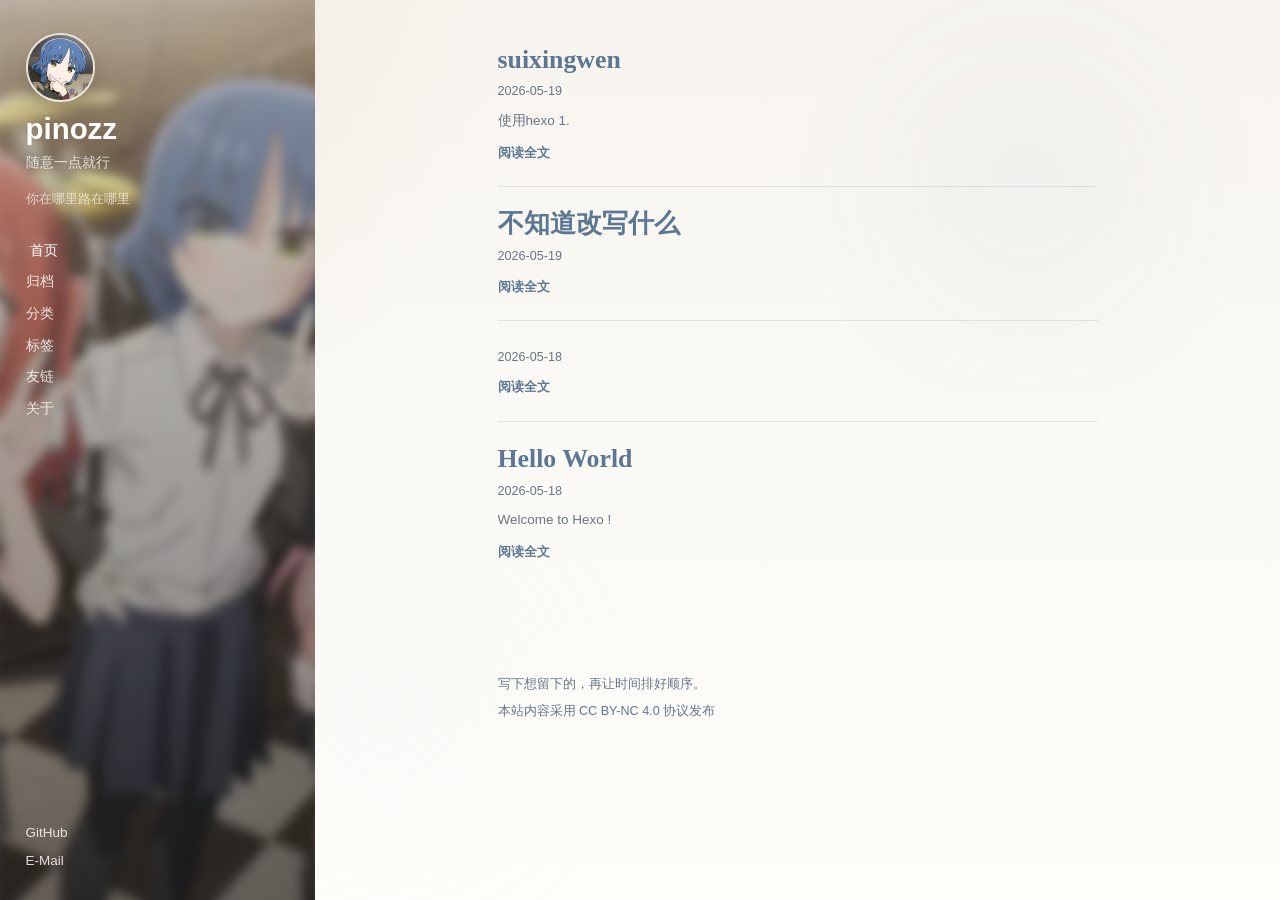
<file: index.html>
<!DOCTYPE html><html lang="en"><head><meta charset="utf-8"><meta http-equiv="X-UA-Compatible" content="IE=edge"><meta name="viewport" content="width=device-width, initial-scale=1"><meta name="theme-color" content="#496b8c"><meta name="description" content="pinozz"><meta name="author" content="John Doe"><meta name="referrer" content="same-origin"><meta name="generator" content="Hexo 7.3.0"><title>pinozz</title><style>:root {
  --accent: #496b8c;
  --accent-strong: color-mix(in srgb, #496b8c 62%, #223142);
  --accent-soft: #dce8f0;
}</style><link rel="stylesheet" href="/css/hsad-theme.css"><script src="/js/hsad-theme.js" defer></script></head><body class="view-home view-page"><div class="page-aura page-aura--one"></div><div class="page-aura page-aura--two"></div><div class="site-shell"><aside class="site-sidebar"><section class="sidebar sidebar--desktop"><div class="sidebar__backdrop" style="background-image:url(/images/background.png)"></div><div class="sidebar__overlay"></div><div class="sidebar__content"><a class="sidebar__brand" href="/"><img class="sidebar__avatar" src="/images/avatar.jpg" alt="John Doe"><div class="sidebar__identity"><h2 class="sidebar__title">pinozz</h2><p class="sidebar__subtitle">随意一点就行</p></div></a><p class="sidebar__description">你在哪里路在哪里</p><nav class="sidebar__nav" aria-label="Primary"><a class="is-active" href="/">首页</a><a href="/archives/">归档</a><a href="/categories/">分类</a><a href="/tags/">标签</a><a href="/links/">友链</a><a href="/about/">关于</a></nav><div class="sidebar__social"><a href="https://github.com/c531727092/c531727092.github.io" target="_blank" rel="noopener">GitHub</a><a href="531727092@qq.com" target="_blank" rel="noopener">E-Mail</a></div></div></section></aside><div class="mobile-topbar"><button class="mobile-topbar__toggle js-drawer-toggle" type="button" aria-label="Open navigation"><span></span><span></span><span></span></button><a class="mobile-topbar__title" href="/">pinozz</a><a class="mobile-topbar__avatar" href="/"><img src="/images/avatar.jpg" alt="John Doe"></a></div><div class="mobile-drawer" data-drawer aria-hidden="true"><div class="mobile-drawer__panel"><section class="sidebar sidebar--mobile"><div class="sidebar__backdrop" style="background-image:url(/images/background.png)"></div><div class="sidebar__overlay"></div><div class="sidebar__content"><a class="sidebar__brand" href="/"><img class="sidebar__avatar" src="/images/avatar.jpg" alt="John Doe"><div class="sidebar__identity"><h2 class="sidebar__title">pinozz</h2><p class="sidebar__subtitle">随意一点就行</p></div></a><p class="sidebar__description">你在哪里路在哪里</p><nav class="sidebar__nav" aria-label="Primary"><a class="is-active" href="/">首页</a><a href="/archives/">归档</a><a href="/categories/">分类</a><a href="/tags/">标签</a><a href="/links/">友链</a><a href="/about/">关于</a></nav><div class="sidebar__social"><a href="https://github.com/c531727092/c531727092.github.io" target="_blank" rel="noopener">GitHub</a><a href="531727092@qq.com" target="_blank" rel="noopener">E-Mail</a></div></div></section></div></div><div class="mobile-backdrop js-drawer-close"></div><main class="site-main"><div class="post-list"><article class="post-card"><header class="post-card__header"><h2 class="post-card__title"><a href="/2026/05/19/suixingwen/">suixingwen</a></h2><div class="post-card__meta"><time datetime="2026-05-19T04:26:42.000Z">2026-05-19</time></div></header><p class="post-card__summary">使用hexo 1.</p><a class="post-card__more" href="/2026/05/19/suixingwen/">阅读全文</a></article><article class="post-card"><header class="post-card__header"><h2 class="post-card__title"><a href="/2026/05/19/%E4%B8%8D%E7%9F%A5%E9%81%93%E6%94%B9%E5%86%99%E4%BB%80%E4%B9%88/">不知道改写什么</a></h2><div class="post-card__meta"><time datetime="2026-05-18T16:06:41.000Z">2026-05-19</time></div></header><a class="post-card__more" href="/2026/05/19/%E4%B8%8D%E7%9F%A5%E9%81%93%E6%94%B9%E5%86%99%E4%BB%80%E4%B9%88/">阅读全文</a></article><article class="post-card"><header class="post-card__header"><h2 class="post-card__title"><a href="/2026/05/18/index/"></a></h2><div class="post-card__meta"><time datetime="2026-05-18T14:20:58.445Z">2026-05-18</time></div></header><a class="post-card__more" href="/2026/05/18/index/">阅读全文</a></article><article class="post-card"><header class="post-card__header"><h2 class="post-card__title"><a href="/2026/05/18/hello-world/">Hello World</a></h2><div class="post-card__meta"><time datetime="2026-05-18T14:15:38.422Z">2026-05-18</time></div></header><p class="post-card__summary">Welcome to Hexo !</p><a class="post-card__more" href="/2026/05/18/hello-world/">阅读全文</a></article></div></main><footer class="site-footer"><p class="site-footer__text">写下想留下的，再让时间排好顺序。</p><p class="site-footer__license">本站内容采用<a href="https://creativecommons.org/licenses/by-nc/4.0/deed.zh-hans" target="_blank" rel="noopener"> CC BY-NC 4.0 </a>协议发布</p></footer></div></body></html>
</file>
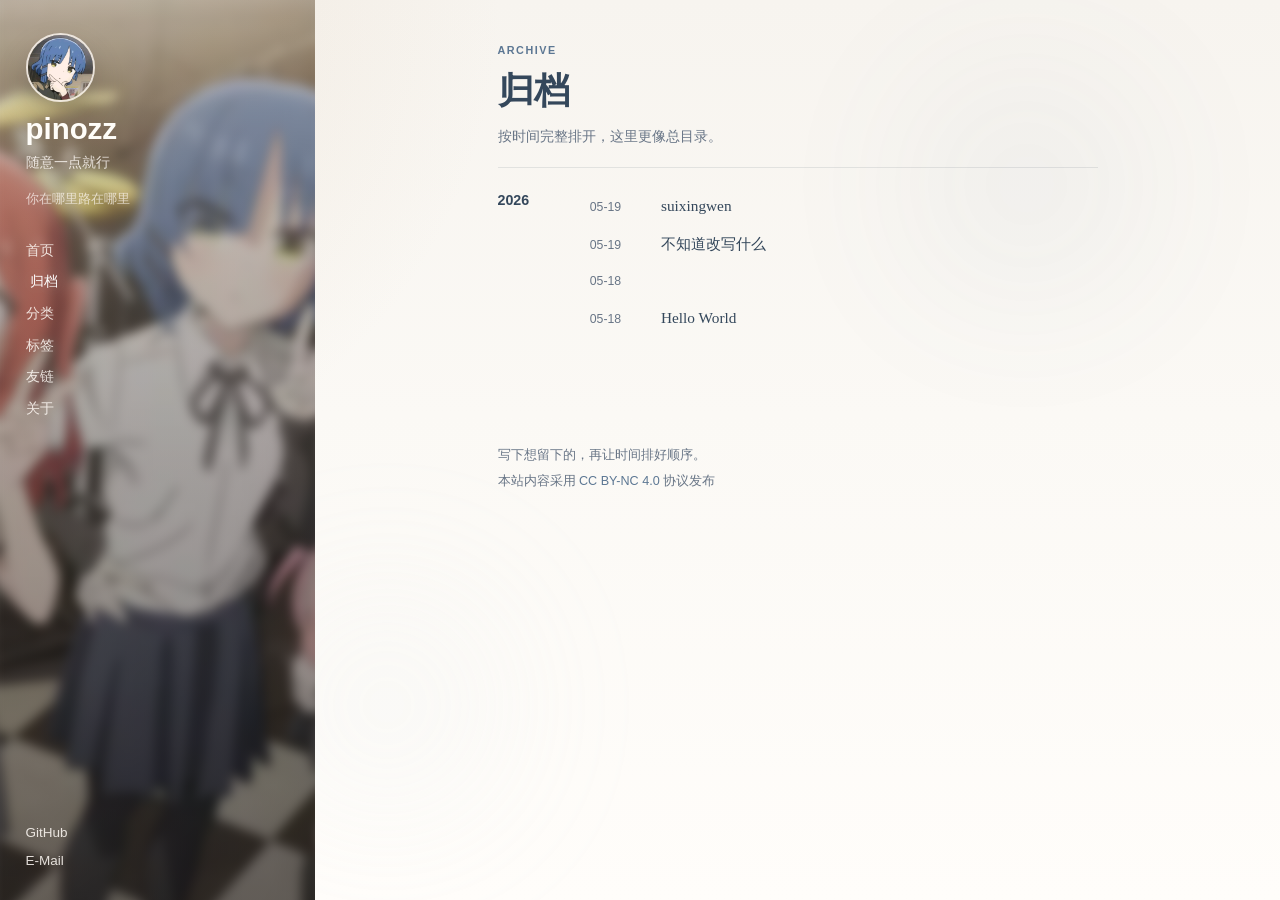
<file: archives/index.html>
<!DOCTYPE html><html lang="en"><head><meta charset="utf-8"><meta http-equiv="X-UA-Compatible" content="IE=edge"><meta name="viewport" content="width=device-width, initial-scale=1"><meta name="theme-color" content="#496b8c"><meta name="description" content="pinozz"><meta name="author" content="John Doe"><meta name="referrer" content="same-origin"><meta name="generator" content="Hexo 7.3.0"><title>pinozz</title><style>:root {
  --accent: #496b8c;
  --accent-strong: color-mix(in srgb, #496b8c 62%, #223142);
  --accent-soft: #dce8f0;
}</style><link rel="stylesheet" href="/css/hsad-theme.css"><script src="/js/hsad-theme.js" defer></script></head><body class="view-inner view-page"><div class="page-aura page-aura--one"></div><div class="page-aura page-aura--two"></div><div class="site-shell"><aside class="site-sidebar"><section class="sidebar sidebar--desktop"><div class="sidebar__backdrop" style="background-image:url(/images/background.png)"></div><div class="sidebar__overlay"></div><div class="sidebar__content"><a class="sidebar__brand" href="/"><img class="sidebar__avatar" src="/images/avatar.jpg" alt="John Doe"><div class="sidebar__identity"><h2 class="sidebar__title">pinozz</h2><p class="sidebar__subtitle">随意一点就行</p></div></a><p class="sidebar__description">你在哪里路在哪里</p><nav class="sidebar__nav" aria-label="Primary"><a href="/">首页</a><a class="is-active" href="/archives/">归档</a><a href="/categories/">分类</a><a href="/tags/">标签</a><a href="/links/">友链</a><a href="/about/">关于</a></nav><div class="sidebar__social"><a href="https://github.com/c531727092/c531727092.github.io" target="_blank" rel="noopener">GitHub</a><a href="531727092@qq.com" target="_blank" rel="noopener">E-Mail</a></div></div></section></aside><div class="mobile-topbar"><button class="mobile-topbar__toggle js-drawer-toggle" type="button" aria-label="Open navigation"><span></span><span></span><span></span></button><a class="mobile-topbar__title" href="/">pinozz</a><a class="mobile-topbar__avatar" href="/"><img src="/images/avatar.jpg" alt="John Doe"></a></div><div class="mobile-drawer" data-drawer aria-hidden="true"><div class="mobile-drawer__panel"><section class="sidebar sidebar--mobile"><div class="sidebar__backdrop" style="background-image:url(/images/background.png)"></div><div class="sidebar__overlay"></div><div class="sidebar__content"><a class="sidebar__brand" href="/"><img class="sidebar__avatar" src="/images/avatar.jpg" alt="John Doe"><div class="sidebar__identity"><h2 class="sidebar__title">pinozz</h2><p class="sidebar__subtitle">随意一点就行</p></div></a><p class="sidebar__description">你在哪里路在哪里</p><nav class="sidebar__nav" aria-label="Primary"><a href="/">首页</a><a class="is-active" href="/archives/">归档</a><a href="/categories/">分类</a><a href="/tags/">标签</a><a href="/links/">友链</a><a href="/about/">关于</a></nav><div class="sidebar__social"><a href="https://github.com/c531727092/c531727092.github.io" target="_blank" rel="noopener">GitHub</a><a href="531727092@qq.com" target="_blank" rel="noopener">E-Mail</a></div></div></section></div></div><div class="mobile-backdrop js-drawer-close"></div><main class="site-main"><section class="page-intro"><p class="page-intro__kicker">Archive</p><h1 class="page-intro__title">归档</h1><p class="page-intro__description">按时间完整排开，这里更像总目录。</p></section><div class="archive-list"><section class="archive-group"><h2 class="archive-group__year">2026</h2><div class="archive-group__items"><a class="archive-entry" href="/2026/05/19/suixingwen/"><time class="archive-entry__date" datetime="2026-05-19T04:26:42.000Z">05-19</time><span class="archive-entry__title">suixingwen</span></a><a class="archive-entry" href="/2026/05/19/%E4%B8%8D%E7%9F%A5%E9%81%93%E6%94%B9%E5%86%99%E4%BB%80%E4%B9%88/"><time class="archive-entry__date" datetime="2026-05-18T16:06:41.000Z">05-19</time><span class="archive-entry__title">不知道改写什么</span></a><a class="archive-entry" href="/2026/05/18/index/"><time class="archive-entry__date" datetime="2026-05-18T14:20:58.445Z">05-18</time><span class="archive-entry__title"></span></a><a class="archive-entry" href="/2026/05/18/hello-world/"><time class="archive-entry__date" datetime="2026-05-18T14:15:38.422Z">05-18</time><span class="archive-entry__title">Hello World</span></a></div></section></div></main><footer class="site-footer"><p class="site-footer__text">写下想留下的，再让时间排好顺序。</p><p class="site-footer__license">本站内容采用<a href="https://creativecommons.org/licenses/by-nc/4.0/deed.zh-hans" target="_blank" rel="noopener"> CC BY-NC 4.0 </a>协议发布</p></footer></div></body></html>
</file>
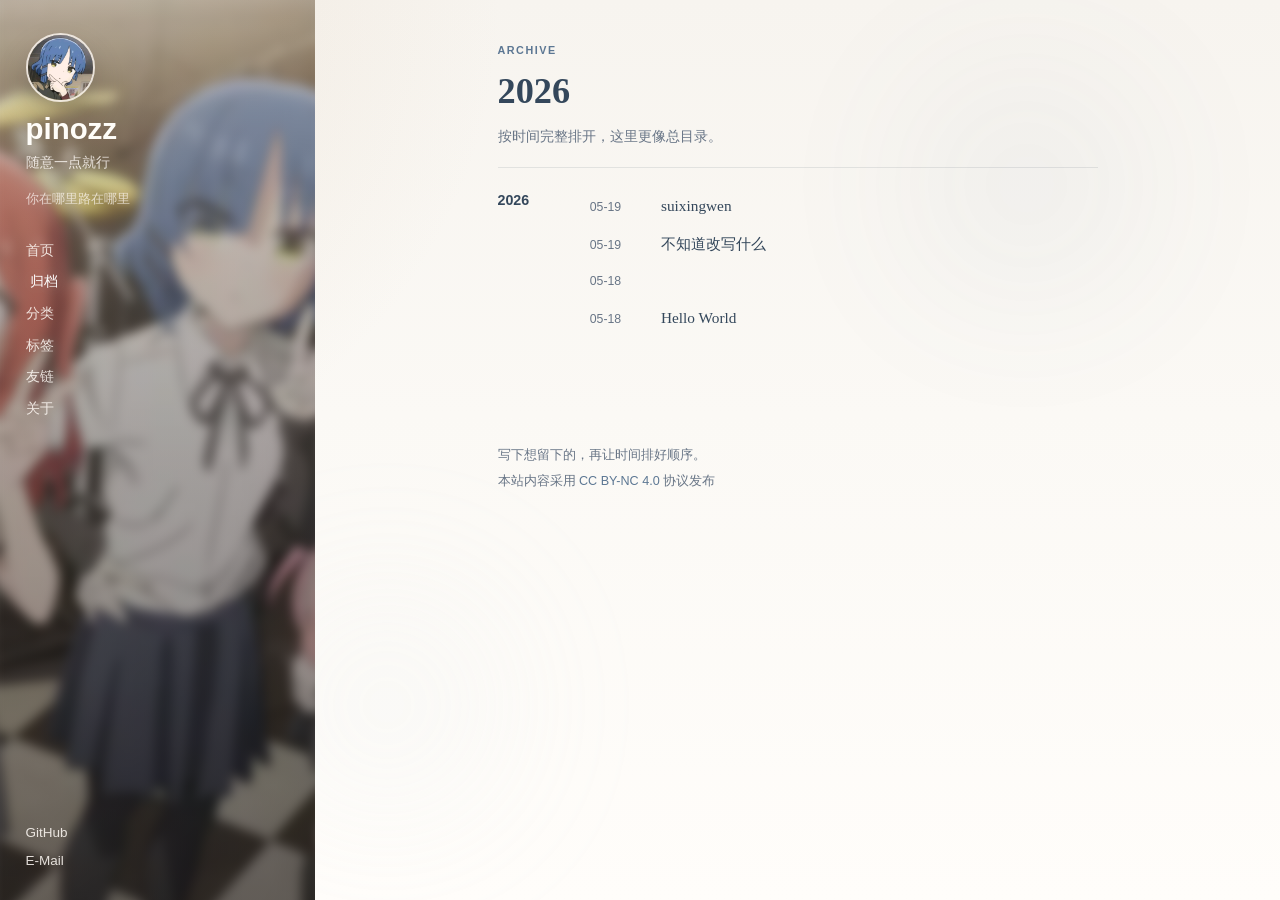
<file: archives/2026/index.html>
<!DOCTYPE html><html lang="en"><head><meta charset="utf-8"><meta http-equiv="X-UA-Compatible" content="IE=edge"><meta name="viewport" content="width=device-width, initial-scale=1"><meta name="theme-color" content="#496b8c"><meta name="description" content="pinozz"><meta name="author" content="John Doe"><meta name="referrer" content="same-origin"><meta name="generator" content="Hexo 7.3.0"><title>pinozz</title><style>:root {
  --accent: #496b8c;
  --accent-strong: color-mix(in srgb, #496b8c 62%, #223142);
  --accent-soft: #dce8f0;
}</style><link rel="stylesheet" href="/css/hsad-theme.css"><script src="/js/hsad-theme.js" defer></script></head><body class="view-inner view-page"><div class="page-aura page-aura--one"></div><div class="page-aura page-aura--two"></div><div class="site-shell"><aside class="site-sidebar"><section class="sidebar sidebar--desktop"><div class="sidebar__backdrop" style="background-image:url(/images/background.png)"></div><div class="sidebar__overlay"></div><div class="sidebar__content"><a class="sidebar__brand" href="/"><img class="sidebar__avatar" src="/images/avatar.jpg" alt="John Doe"><div class="sidebar__identity"><h2 class="sidebar__title">pinozz</h2><p class="sidebar__subtitle">随意一点就行</p></div></a><p class="sidebar__description">你在哪里路在哪里</p><nav class="sidebar__nav" aria-label="Primary"><a href="/">首页</a><a class="is-active" href="/archives/">归档</a><a href="/categories/">分类</a><a href="/tags/">标签</a><a href="/links/">友链</a><a href="/about/">关于</a></nav><div class="sidebar__social"><a href="https://github.com/c531727092/c531727092.github.io" target="_blank" rel="noopener">GitHub</a><a href="531727092@qq.com" target="_blank" rel="noopener">E-Mail</a></div></div></section></aside><div class="mobile-topbar"><button class="mobile-topbar__toggle js-drawer-toggle" type="button" aria-label="Open navigation"><span></span><span></span><span></span></button><a class="mobile-topbar__title" href="/">pinozz</a><a class="mobile-topbar__avatar" href="/"><img src="/images/avatar.jpg" alt="John Doe"></a></div><div class="mobile-drawer" data-drawer aria-hidden="true"><div class="mobile-drawer__panel"><section class="sidebar sidebar--mobile"><div class="sidebar__backdrop" style="background-image:url(/images/background.png)"></div><div class="sidebar__overlay"></div><div class="sidebar__content"><a class="sidebar__brand" href="/"><img class="sidebar__avatar" src="/images/avatar.jpg" alt="John Doe"><div class="sidebar__identity"><h2 class="sidebar__title">pinozz</h2><p class="sidebar__subtitle">随意一点就行</p></div></a><p class="sidebar__description">你在哪里路在哪里</p><nav class="sidebar__nav" aria-label="Primary"><a href="/">首页</a><a class="is-active" href="/archives/">归档</a><a href="/categories/">分类</a><a href="/tags/">标签</a><a href="/links/">友链</a><a href="/about/">关于</a></nav><div class="sidebar__social"><a href="https://github.com/c531727092/c531727092.github.io" target="_blank" rel="noopener">GitHub</a><a href="531727092@qq.com" target="_blank" rel="noopener">E-Mail</a></div></div></section></div></div><div class="mobile-backdrop js-drawer-close"></div><main class="site-main"><section class="page-intro"><p class="page-intro__kicker">Archive</p><h1 class="page-intro__title">2026</h1><p class="page-intro__description">按时间完整排开，这里更像总目录。</p></section><div class="archive-list"><section class="archive-group"><h2 class="archive-group__year">2026</h2><div class="archive-group__items"><a class="archive-entry" href="/2026/05/19/suixingwen/"><time class="archive-entry__date" datetime="2026-05-19T04:26:42.000Z">05-19</time><span class="archive-entry__title">suixingwen</span></a><a class="archive-entry" href="/2026/05/19/%E4%B8%8D%E7%9F%A5%E9%81%93%E6%94%B9%E5%86%99%E4%BB%80%E4%B9%88/"><time class="archive-entry__date" datetime="2026-05-18T16:06:41.000Z">05-19</time><span class="archive-entry__title">不知道改写什么</span></a><a class="archive-entry" href="/2026/05/18/index/"><time class="archive-entry__date" datetime="2026-05-18T14:20:58.445Z">05-18</time><span class="archive-entry__title"></span></a><a class="archive-entry" href="/2026/05/18/hello-world/"><time class="archive-entry__date" datetime="2026-05-18T14:15:38.422Z">05-18</time><span class="archive-entry__title">Hello World</span></a></div></section></div></main><footer class="site-footer"><p class="site-footer__text">写下想留下的，再让时间排好顺序。</p><p class="site-footer__license">本站内容采用<a href="https://creativecommons.org/licenses/by-nc/4.0/deed.zh-hans" target="_blank" rel="noopener"> CC BY-NC 4.0 </a>协议发布</p></footer></div></body></html>
</file>
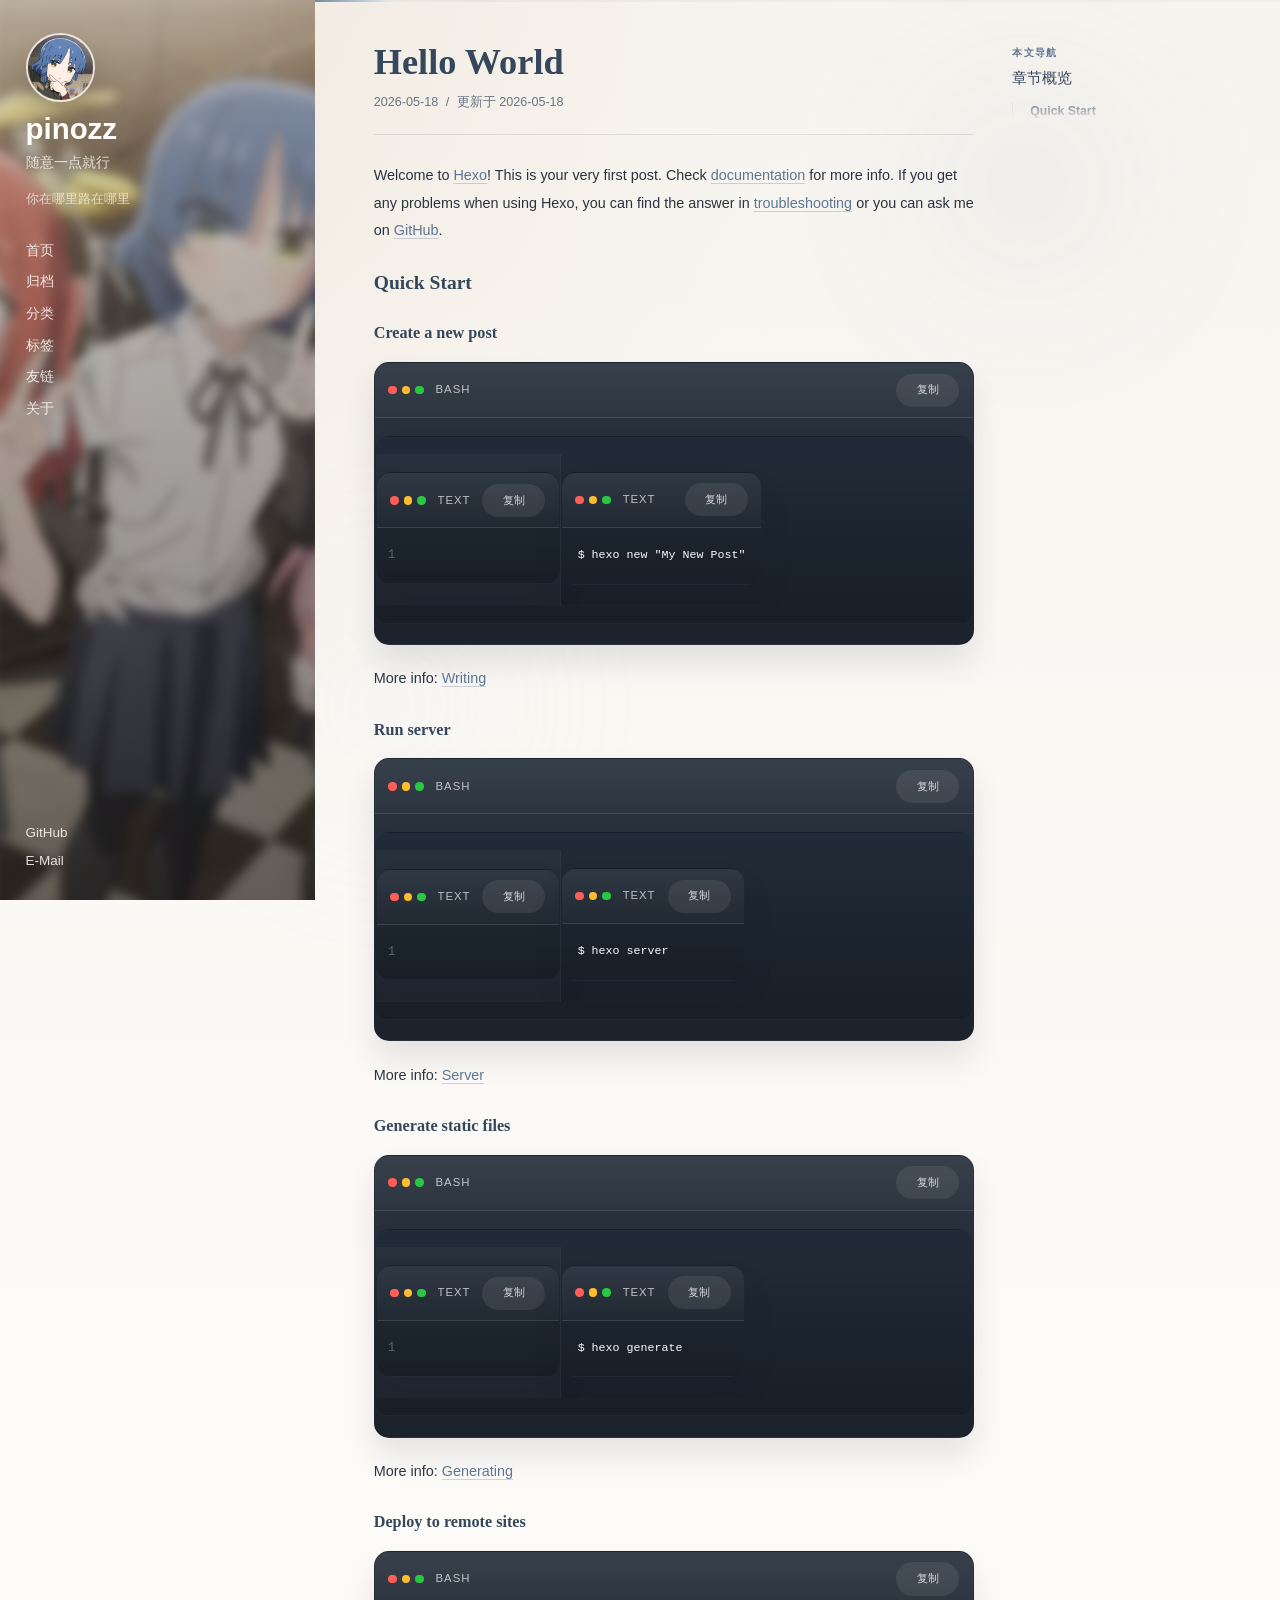
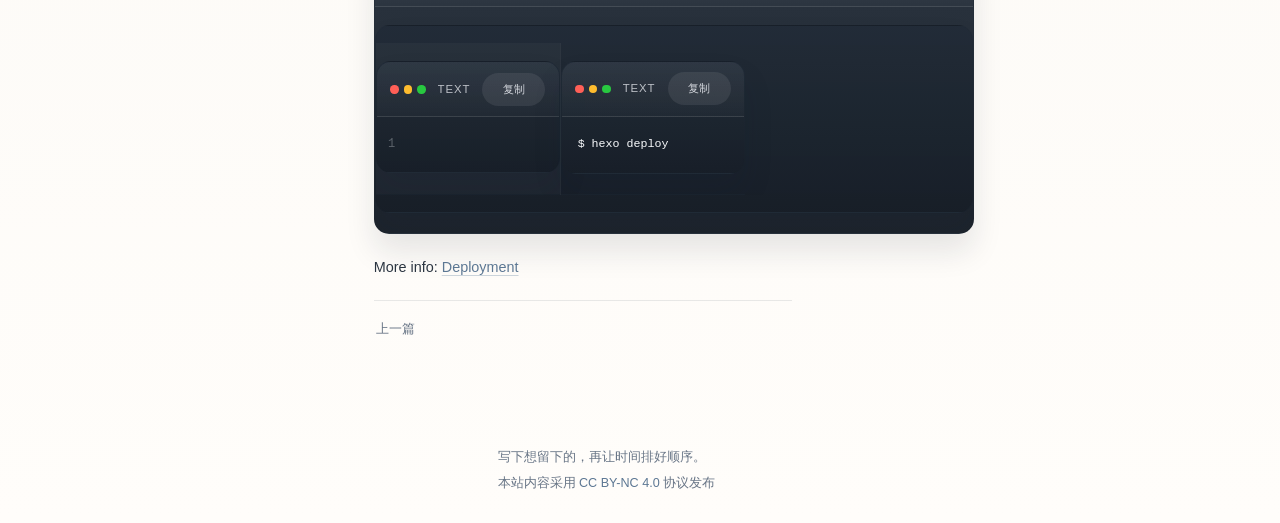
<file: 2026/05/18/hello-world/index.html>
<!DOCTYPE html><html lang="en"><head><meta charset="utf-8"><meta http-equiv="X-UA-Compatible" content="IE=edge"><meta name="viewport" content="width=device-width, initial-scale=1"><meta name="theme-color" content="#496b8c"><meta name="description" content="pinozz"><meta name="author" content="John Doe"><meta name="referrer" content="same-origin"><meta name="generator" content="Hexo 7.3.0"><title>Hello World | pinozz</title><style>:root {
  --accent: #496b8c;
  --accent-strong: color-mix(in srgb, #496b8c 62%, #223142);
  --accent-soft: #dce8f0;
}</style><link rel="stylesheet" href="/css/hsad-theme.css"><script src="/js/hsad-theme.js" defer></script></head><body class="view-inner view-post"><div class="reading-progress" aria-hidden="true"><span class="reading-progress__bar" data-reading-progress></span></div><div class="page-aura page-aura--one"></div><div class="page-aura page-aura--two"></div><div class="site-shell"><aside class="site-sidebar"><section class="sidebar sidebar--desktop"><div class="sidebar__backdrop" style="background-image:url(/images/background.png)"></div><div class="sidebar__overlay"></div><div class="sidebar__content"><a class="sidebar__brand" href="/"><img class="sidebar__avatar" src="/images/avatar.jpg" alt="John Doe"><div class="sidebar__identity"><h2 class="sidebar__title">pinozz</h2><p class="sidebar__subtitle">随意一点就行</p></div></a><p class="sidebar__description">你在哪里路在哪里</p><nav class="sidebar__nav" aria-label="Primary"><a href="/">首页</a><a href="/archives/">归档</a><a href="/categories/">分类</a><a href="/tags/">标签</a><a href="/links/">友链</a><a href="/about/">关于</a></nav><div class="sidebar__social"><a href="https://github.com/c531727092/c531727092.github.io" target="_blank" rel="noopener">GitHub</a><a href="531727092@qq.com" target="_blank" rel="noopener">E-Mail</a></div></div></section></aside><div class="mobile-topbar"><button class="mobile-topbar__toggle js-drawer-toggle" type="button" aria-label="Open navigation"><span></span><span></span><span></span></button><a class="mobile-topbar__title" href="/">pinozz</a><a class="mobile-topbar__avatar" href="/"><img src="/images/avatar.jpg" alt="John Doe"></a></div><div class="mobile-drawer" data-drawer aria-hidden="true"><div class="mobile-drawer__panel"><section class="sidebar sidebar--mobile"><div class="sidebar__backdrop" style="background-image:url(/images/background.png)"></div><div class="sidebar__overlay"></div><div class="sidebar__content"><a class="sidebar__brand" href="/"><img class="sidebar__avatar" src="/images/avatar.jpg" alt="John Doe"><div class="sidebar__identity"><h2 class="sidebar__title">pinozz</h2><p class="sidebar__subtitle">随意一点就行</p></div></a><p class="sidebar__description">你在哪里路在哪里</p><nav class="sidebar__nav" aria-label="Primary"><a href="/">首页</a><a href="/archives/">归档</a><a href="/categories/">分类</a><a href="/tags/">标签</a><a href="/links/">友链</a><a href="/about/">关于</a></nav><div class="sidebar__social"><a href="https://github.com/c531727092/c531727092.github.io" target="_blank" rel="noopener">GitHub</a><a href="531727092@qq.com" target="_blank" rel="noopener">E-Mail</a></div></div></section></div></div><div class="mobile-backdrop js-drawer-close"></div><main class="site-main"><div class="article-layout article-layout--with-toc"><article class="article"><header class="article__header"><h1 class="article__title">Hello World</h1><div class="article__meta"><time datetime="2026-05-18T14:15:38.422Z">2026-05-18</time><span class="article__divider">/</span><span>更新于 2026-05-18</span></div></header><details class="post-outline post-outline--mobile"><summary class="post-outline__summary"><span>本文导航</span><small>按标题快速定位</small></summary><nav class="post-toc" data-post-toc><ol class="post-toc__list"><li class="post-toc__list-item post-toc__list-level-2"><a class="post-toc__list-link" href="#Quick-Start"><span class="post-toc__list-text">Quick Start</span></a><ol class="post-toc__list-child"><li class="post-toc__list-item post-toc__list-level-3"><a class="post-toc__list-link" href="#Create-a-new-post"><span class="post-toc__list-text">Create a new post</span></a></li><li class="post-toc__list-item post-toc__list-level-3"><a class="post-toc__list-link" href="#Run-server"><span class="post-toc__list-text">Run server</span></a></li><li class="post-toc__list-item post-toc__list-level-3"><a class="post-toc__list-link" href="#Generate-static-files"><span class="post-toc__list-text">Generate static files</span></a></li><li class="post-toc__list-item post-toc__list-level-3"><a class="post-toc__list-link" href="#Deploy-to-remote-sites"><span class="post-toc__list-text">Deploy to remote sites</span></a></li></ol></li></ol></nav></details><div class="article__content"><p>Welcome to <a target="_blank" rel="noopener" href="https://hexo.io/">Hexo</a>! This is your very first post. Check <a target="_blank" rel="noopener" href="https://hexo.io/docs/">documentation</a> for more info. If you get any problems when using Hexo, you can find the answer in <a target="_blank" rel="noopener" href="https://hexo.io/docs/troubleshooting.html">troubleshooting</a> or you can ask me on <a target="_blank" rel="noopener" href="https://github.com/hexojs/hexo/issues">GitHub</a>.</p>
<h2 id="Quick-Start"><a href="#Quick-Start" class="headerlink" title="Quick Start"></a>Quick Start</h2><h3 id="Create-a-new-post"><a href="#Create-a-new-post" class="headerlink" title="Create a new post"></a>Create a new post</h3><figure class="highlight bash"><table><tr><td class="gutter"><pre><span class="line">1</span><br></pre></td><td class="code"><pre><span class="line">$ hexo new <span class="string">&quot;My New Post&quot;</span></span><br></pre></td></tr></table></figure>

<p>More info: <a target="_blank" rel="noopener" href="https://hexo.io/docs/writing.html">Writing</a></p>
<h3 id="Run-server"><a href="#Run-server" class="headerlink" title="Run server"></a>Run server</h3><figure class="highlight bash"><table><tr><td class="gutter"><pre><span class="line">1</span><br></pre></td><td class="code"><pre><span class="line">$ hexo server</span><br></pre></td></tr></table></figure>

<p>More info: <a target="_blank" rel="noopener" href="https://hexo.io/docs/server.html">Server</a></p>
<h3 id="Generate-static-files"><a href="#Generate-static-files" class="headerlink" title="Generate static files"></a>Generate static files</h3><figure class="highlight bash"><table><tr><td class="gutter"><pre><span class="line">1</span><br></pre></td><td class="code"><pre><span class="line">$ hexo generate</span><br></pre></td></tr></table></figure>

<p>More info: <a target="_blank" rel="noopener" href="https://hexo.io/docs/generating.html">Generating</a></p>
<h3 id="Deploy-to-remote-sites"><a href="#Deploy-to-remote-sites" class="headerlink" title="Deploy to remote sites"></a>Deploy to remote sites</h3><figure class="highlight bash"><table><tr><td class="gutter"><pre><span class="line">1</span><br></pre></td><td class="code"><pre><span class="line">$ hexo deploy</span><br></pre></td></tr></table></figure>

<p>More info: <a target="_blank" rel="noopener" href="https://hexo.io/docs/one-command-deployment.html">Deployment</a></p>
</div></article><aside class="post-outline post-outline--desktop" aria-label="文章目录"><p class="post-outline__eyebrow">本文导航</p><p class="post-outline__title">章节概览</p><nav class="post-toc" data-post-toc><ol class="post-toc__list"><li class="post-toc__list-item post-toc__list-level-2"><a class="post-toc__list-link" href="#Quick-Start"><span class="post-toc__list-text">Quick Start</span></a></li></ol></nav></aside></div><nav class="post-nav"><a class="post-nav__item post-nav__item--prev" href="/2026/05/18/index/"><span class="post-nav__label">上一篇</span><strong></strong></a></nav></main><footer class="site-footer"><p class="site-footer__text">写下想留下的，再让时间排好顺序。</p><p class="site-footer__license">本站内容采用<a href="https://creativecommons.org/licenses/by-nc/4.0/deed.zh-hans" target="_blank" rel="noopener"> CC BY-NC 4.0 </a>协议发布</p></footer></div></body></html>
</file>
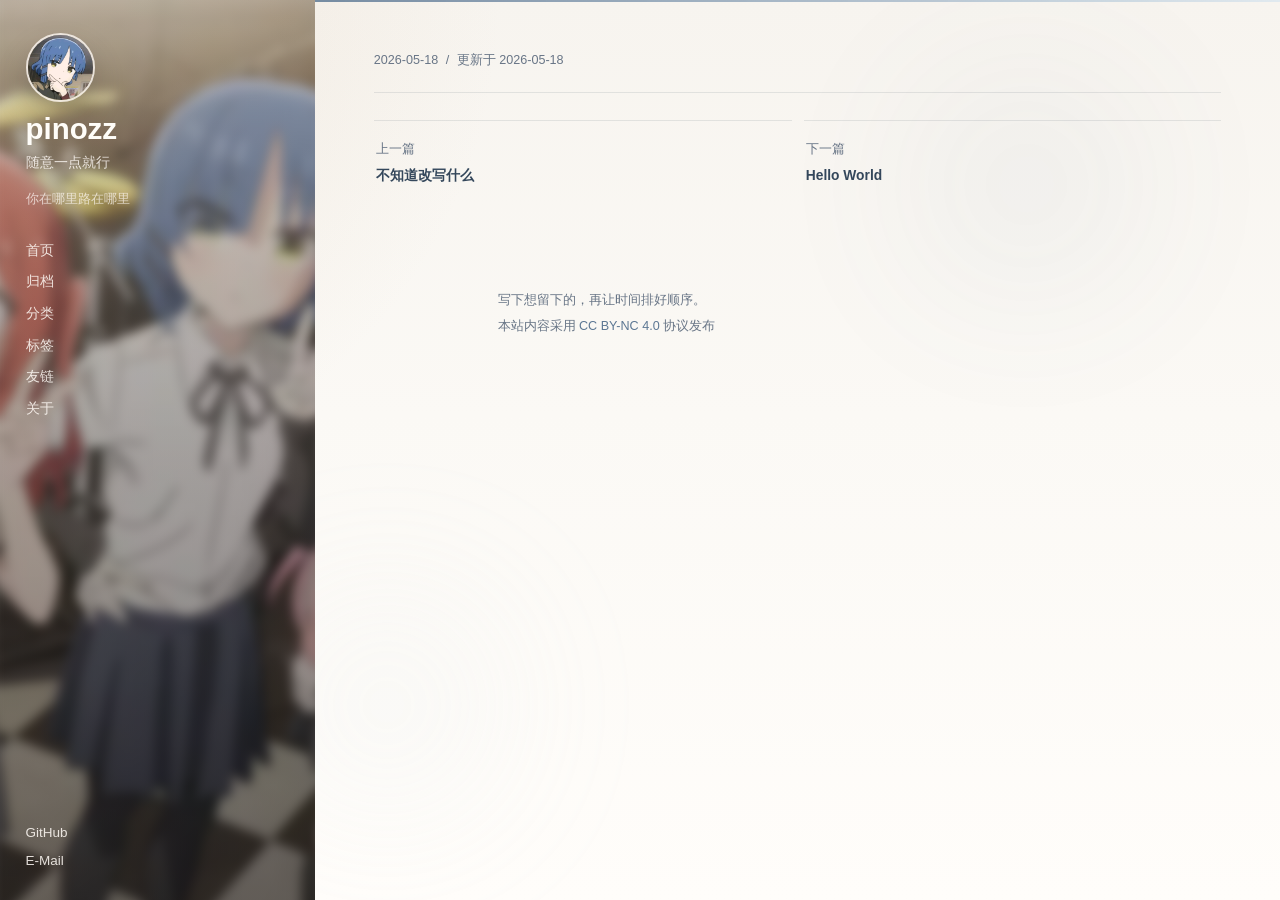
<file: 2026/05/18/index/index.html>
<!DOCTYPE html><html lang="en"><head><meta charset="utf-8"><meta http-equiv="X-UA-Compatible" content="IE=edge"><meta name="viewport" content="width=device-width, initial-scale=1"><meta name="theme-color" content="#496b8c"><meta name="description" content="pinozz"><meta name="author" content="John Doe"><meta name="referrer" content="same-origin"><meta name="generator" content="Hexo 7.3.0"><title>pinozz</title><style>:root {
  --accent: #496b8c;
  --accent-strong: color-mix(in srgb, #496b8c 62%, #223142);
  --accent-soft: #dce8f0;
}</style><link rel="stylesheet" href="/css/hsad-theme.css"><script src="/js/hsad-theme.js" defer></script></head><body class="view-inner view-post"><div class="reading-progress" aria-hidden="true"><span class="reading-progress__bar" data-reading-progress></span></div><div class="page-aura page-aura--one"></div><div class="page-aura page-aura--two"></div><div class="site-shell"><aside class="site-sidebar"><section class="sidebar sidebar--desktop"><div class="sidebar__backdrop" style="background-image:url(/images/background.png)"></div><div class="sidebar__overlay"></div><div class="sidebar__content"><a class="sidebar__brand" href="/"><img class="sidebar__avatar" src="/images/avatar.jpg" alt="John Doe"><div class="sidebar__identity"><h2 class="sidebar__title">pinozz</h2><p class="sidebar__subtitle">随意一点就行</p></div></a><p class="sidebar__description">你在哪里路在哪里</p><nav class="sidebar__nav" aria-label="Primary"><a href="/">首页</a><a href="/archives/">归档</a><a href="/categories/">分类</a><a href="/tags/">标签</a><a href="/links/">友链</a><a href="/about/">关于</a></nav><div class="sidebar__social"><a href="https://github.com/c531727092/c531727092.github.io" target="_blank" rel="noopener">GitHub</a><a href="531727092@qq.com" target="_blank" rel="noopener">E-Mail</a></div></div></section></aside><div class="mobile-topbar"><button class="mobile-topbar__toggle js-drawer-toggle" type="button" aria-label="Open navigation"><span></span><span></span><span></span></button><a class="mobile-topbar__title" href="/">pinozz</a><a class="mobile-topbar__avatar" href="/"><img src="/images/avatar.jpg" alt="John Doe"></a></div><div class="mobile-drawer" data-drawer aria-hidden="true"><div class="mobile-drawer__panel"><section class="sidebar sidebar--mobile"><div class="sidebar__backdrop" style="background-image:url(/images/background.png)"></div><div class="sidebar__overlay"></div><div class="sidebar__content"><a class="sidebar__brand" href="/"><img class="sidebar__avatar" src="/images/avatar.jpg" alt="John Doe"><div class="sidebar__identity"><h2 class="sidebar__title">pinozz</h2><p class="sidebar__subtitle">随意一点就行</p></div></a><p class="sidebar__description">你在哪里路在哪里</p><nav class="sidebar__nav" aria-label="Primary"><a href="/">首页</a><a href="/archives/">归档</a><a href="/categories/">分类</a><a href="/tags/">标签</a><a href="/links/">友链</a><a href="/about/">关于</a></nav><div class="sidebar__social"><a href="https://github.com/c531727092/c531727092.github.io" target="_blank" rel="noopener">GitHub</a><a href="531727092@qq.com" target="_blank" rel="noopener">E-Mail</a></div></div></section></div></div><div class="mobile-backdrop js-drawer-close"></div><main class="site-main"><div class="article-layout article-layout--plain"><article class="article"><header class="article__header"><h1 class="article__title"></h1><div class="article__meta"><time datetime="2026-05-18T14:20:58.445Z">2026-05-18</time><span class="article__divider">/</span><span>更新于 2026-05-18</span></div></header><div class="article__content"></div></article></div><nav class="post-nav"><a class="post-nav__item post-nav__item--prev" href="/2026/05/19/%E4%B8%8D%E7%9F%A5%E9%81%93%E6%94%B9%E5%86%99%E4%BB%80%E4%B9%88/"><span class="post-nav__label">上一篇</span><strong>不知道改写什么</strong></a><a class="post-nav__item post-nav__item--next" href="/2026/05/18/hello-world/"><span class="post-nav__label">下一篇</span><strong>Hello World</strong></a></nav></main><footer class="site-footer"><p class="site-footer__text">写下想留下的，再让时间排好顺序。</p><p class="site-footer__license">本站内容采用<a href="https://creativecommons.org/licenses/by-nc/4.0/deed.zh-hans" target="_blank" rel="noopener"> CC BY-NC 4.0 </a>协议发布</p></footer></div></body></html>
</file>
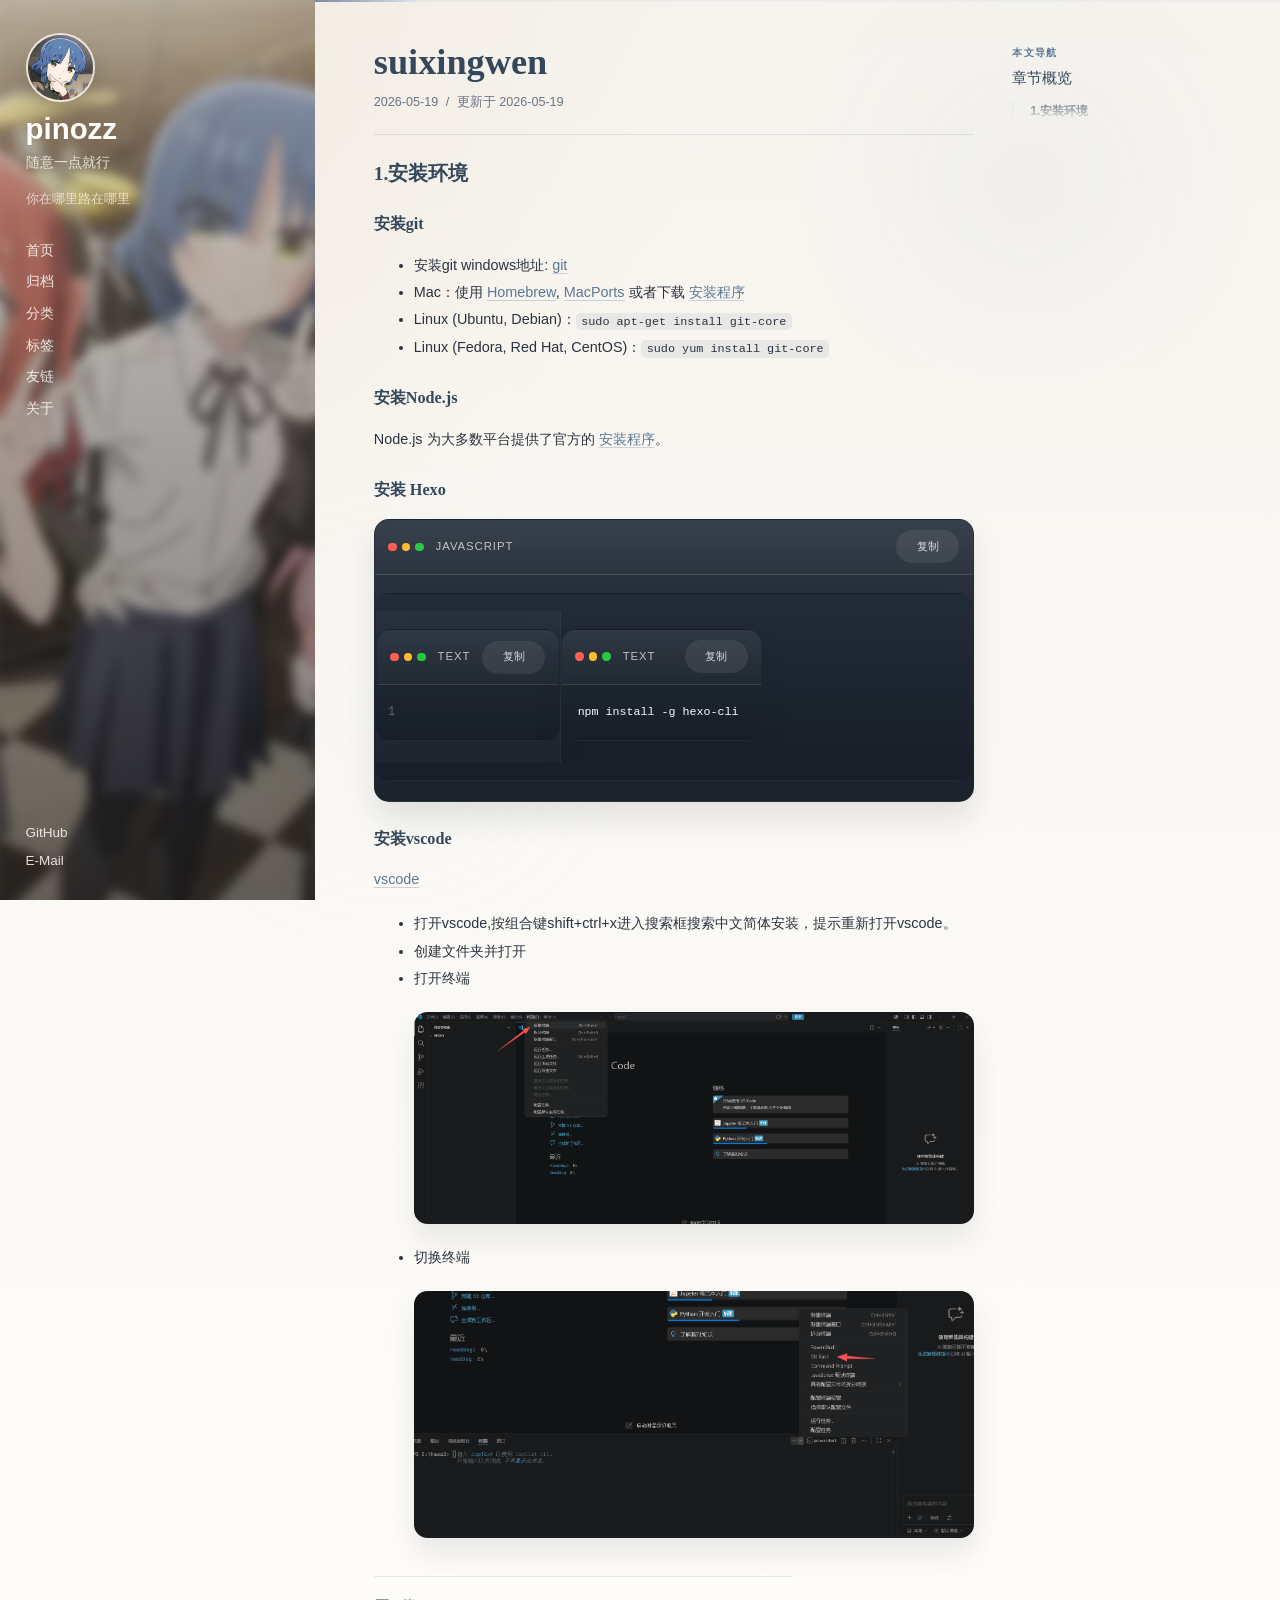
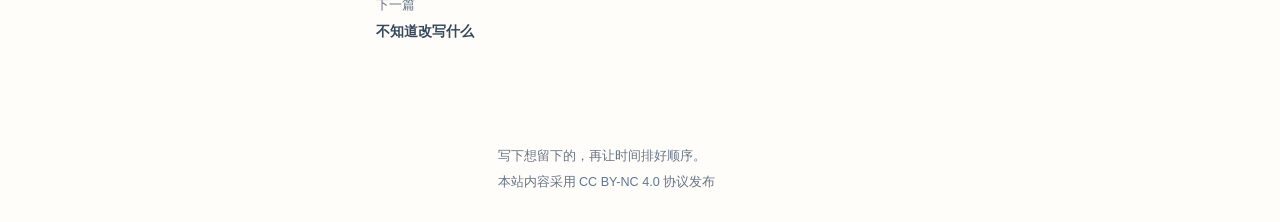
<file: 2026/05/19/suixingwen/index.html>
<!DOCTYPE html><html lang="en"><head><meta charset="utf-8"><meta http-equiv="X-UA-Compatible" content="IE=edge"><meta name="viewport" content="width=device-width, initial-scale=1"><meta name="theme-color" content="#496b8c"><meta name="description" content="pinozz"><meta name="author" content="John Doe"><meta name="referrer" content="same-origin"><meta name="generator" content="Hexo 7.3.0"><title>suixingwen | pinozz</title><style>:root {
  --accent: #496b8c;
  --accent-strong: color-mix(in srgb, #496b8c 62%, #223142);
  --accent-soft: #dce8f0;
}</style><link rel="stylesheet" href="/css/hsad-theme.css"><script src="/js/hsad-theme.js" defer></script></head><body class="view-inner view-post"><div class="reading-progress" aria-hidden="true"><span class="reading-progress__bar" data-reading-progress></span></div><div class="page-aura page-aura--one"></div><div class="page-aura page-aura--two"></div><div class="site-shell"><aside class="site-sidebar"><section class="sidebar sidebar--desktop"><div class="sidebar__backdrop" style="background-image:url(/images/background.png)"></div><div class="sidebar__overlay"></div><div class="sidebar__content"><a class="sidebar__brand" href="/"><img class="sidebar__avatar" src="/images/avatar.jpg" alt="John Doe"><div class="sidebar__identity"><h2 class="sidebar__title">pinozz</h2><p class="sidebar__subtitle">随意一点就行</p></div></a><p class="sidebar__description">你在哪里路在哪里</p><nav class="sidebar__nav" aria-label="Primary"><a href="/">首页</a><a href="/archives/">归档</a><a href="/categories/">分类</a><a href="/tags/">标签</a><a href="/links/">友链</a><a href="/about/">关于</a></nav><div class="sidebar__social"><a href="https://github.com/c531727092/c531727092.github.io" target="_blank" rel="noopener">GitHub</a><a href="531727092@qq.com" target="_blank" rel="noopener">E-Mail</a></div></div></section></aside><div class="mobile-topbar"><button class="mobile-topbar__toggle js-drawer-toggle" type="button" aria-label="Open navigation"><span></span><span></span><span></span></button><a class="mobile-topbar__title" href="/">pinozz</a><a class="mobile-topbar__avatar" href="/"><img src="/images/avatar.jpg" alt="John Doe"></a></div><div class="mobile-drawer" data-drawer aria-hidden="true"><div class="mobile-drawer__panel"><section class="sidebar sidebar--mobile"><div class="sidebar__backdrop" style="background-image:url(/images/background.png)"></div><div class="sidebar__overlay"></div><div class="sidebar__content"><a class="sidebar__brand" href="/"><img class="sidebar__avatar" src="/images/avatar.jpg" alt="John Doe"><div class="sidebar__identity"><h2 class="sidebar__title">pinozz</h2><p class="sidebar__subtitle">随意一点就行</p></div></a><p class="sidebar__description">你在哪里路在哪里</p><nav class="sidebar__nav" aria-label="Primary"><a href="/">首页</a><a href="/archives/">归档</a><a href="/categories/">分类</a><a href="/tags/">标签</a><a href="/links/">友链</a><a href="/about/">关于</a></nav><div class="sidebar__social"><a href="https://github.com/c531727092/c531727092.github.io" target="_blank" rel="noopener">GitHub</a><a href="531727092@qq.com" target="_blank" rel="noopener">E-Mail</a></div></div></section></div></div><div class="mobile-backdrop js-drawer-close"></div><main class="site-main"><div class="article-layout article-layout--with-toc"><article class="article"><header class="article__header"><h1 class="article__title">suixingwen</h1><div class="article__meta"><time datetime="2026-05-19T04:26:42.000Z">2026-05-19</time><span class="article__divider">/</span><span>更新于 2026-05-19</span></div></header><details class="post-outline post-outline--mobile"><summary class="post-outline__summary"><span>本文导航</span><small>按标题快速定位</small></summary><nav class="post-toc" data-post-toc><ol class="post-toc__list"><li class="post-toc__list-item post-toc__list-level-2"><a class="post-toc__list-link" href="#1-%E5%AE%89%E8%A3%85%E7%8E%AF%E5%A2%83"><span class="post-toc__list-text">1.安装环境</span></a><ol class="post-toc__list-child"><li class="post-toc__list-item post-toc__list-level-3"><a class="post-toc__list-link" href="#%E5%AE%89%E8%A3%85git"><span class="post-toc__list-text">安装git</span></a></li><li class="post-toc__list-item post-toc__list-level-3"><a class="post-toc__list-link" href="#%E5%AE%89%E8%A3%85Node-js"><span class="post-toc__list-text">安装Node.js</span></a></li><li class="post-toc__list-item post-toc__list-level-3"><a class="post-toc__list-link" href="#%E5%AE%89%E8%A3%85-Hexo"><span class="post-toc__list-text">安装 Hexo</span></a></li><li class="post-toc__list-item post-toc__list-level-3"><a class="post-toc__list-link" href="#%E5%AE%89%E8%A3%85vscode"><span class="post-toc__list-text">安装vscode</span></a></li></ol></li></ol></nav></details><div class="article__content"><h1 id="使用hexo"><a href="#使用hexo" class="headerlink" title="使用hexo"></a>使用hexo</h1><h2 id="1-安装环境"><a href="#1-安装环境" class="headerlink" title="1.安装环境"></a>1.安装环境</h2><h3 id="安装git"><a href="#安装git" class="headerlink" title="安装git"></a>安装git</h3><ul>
<li>安装git windows地址: <a href="%5BGit%5D(https://git-scm.com/)">git</a></li>
<li>Mac：使用 <a target="_blank" rel="noopener" href="http://mxcl.github.com/homebrew/">Homebrew</a>, <a target="_blank" rel="noopener" href="http://www.macports.org/">MacPorts</a> 或者下载 <a target="_blank" rel="noopener" href="http://sourceforge.net/projects/git-osx-installer/">安装程序</a></li>
<li>Linux (Ubuntu, Debian)：<code>sudo apt-get install git-core</code></li>
<li>Linux (Fedora, Red Hat, CentOS)：<code>sudo yum install git-core</code></li>
</ul>
<h3 id="安装Node-js"><a href="#安装Node-js" class="headerlink" title="安装Node.js"></a>安装Node.js</h3><p>Node.js 为大多数平台提供了官方的 <a target="_blank" rel="noopener" href="https://nodejs.org/zh-cn/download/">安装程序</a>。</p>
<h3 id="安装-Hexo"><a href="#安装-Hexo" class="headerlink" title="安装 Hexo"></a>安装 Hexo</h3><figure class="highlight javascript"><table><tr><td class="gutter"><pre><span class="line">1</span><br></pre></td><td class="code"><pre><span class="line">npm install -g hexo-cli </span><br></pre></td></tr></table></figure>
<h3 id="安装vscode"><a href="#安装vscode" class="headerlink" title="安装vscode"></a>安装vscode</h3><p><a href="(https://code.visualstudio.com/)">vscode</a></p>
<ul>
<li>打开vscode,按组合键shift+ctrl+x进入搜索框搜索中文简体安装，提示重新打开vscode。</li>
<li>创建文件夹并打开</li>
<li>打开终端<img src="/images/%E7%BB%88%E7%AB%AF.png" alt="打开终端" title="zoom"></li>
<li>切换终端<img src="/images/%E7%BB%88%E7%AB%AF2.png" alt="终端截图" title="zoom"></li>
</ul>
</div></article><aside class="post-outline post-outline--desktop" aria-label="文章目录"><p class="post-outline__eyebrow">本文导航</p><p class="post-outline__title">章节概览</p><nav class="post-toc" data-post-toc><ol class="post-toc__list"><li class="post-toc__list-item post-toc__list-level-2"><a class="post-toc__list-link" href="#1-%E5%AE%89%E8%A3%85%E7%8E%AF%E5%A2%83"><span class="post-toc__list-text">1.安装环境</span></a></li></ol></nav></aside></div><nav class="post-nav"><a class="post-nav__item post-nav__item--next" href="/2026/05/19/%E4%B8%8D%E7%9F%A5%E9%81%93%E6%94%B9%E5%86%99%E4%BB%80%E4%B9%88/"><span class="post-nav__label">下一篇</span><strong>不知道改写什么</strong></a></nav></main><footer class="site-footer"><p class="site-footer__text">写下想留下的，再让时间排好顺序。</p><p class="site-footer__license">本站内容采用<a href="https://creativecommons.org/licenses/by-nc/4.0/deed.zh-hans" target="_blank" rel="noopener"> CC BY-NC 4.0 </a>协议发布</p></footer></div></body></html>
</file>
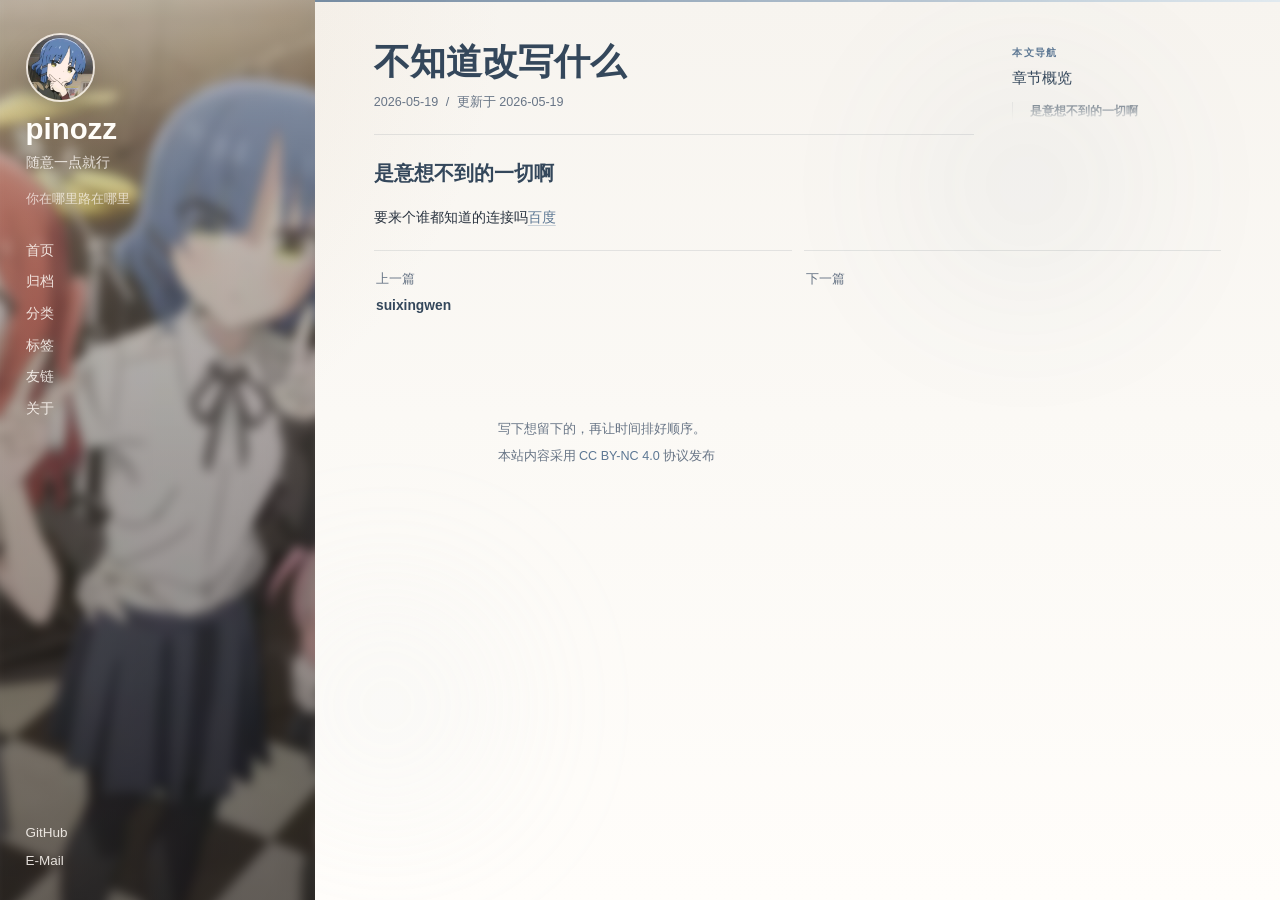
<file: 2026/05/19/不知道改写什么/index.html>
<!DOCTYPE html><html lang="en"><head><meta charset="utf-8"><meta http-equiv="X-UA-Compatible" content="IE=edge"><meta name="viewport" content="width=device-width, initial-scale=1"><meta name="theme-color" content="#496b8c"><meta name="description" content="pinozz"><meta name="author" content="John Doe"><meta name="referrer" content="same-origin"><meta name="generator" content="Hexo 7.3.0"><title>不知道改写什么 | pinozz</title><style>:root {
  --accent: #496b8c;
  --accent-strong: color-mix(in srgb, #496b8c 62%, #223142);
  --accent-soft: #dce8f0;
}</style><link rel="stylesheet" href="/css/hsad-theme.css"><script src="/js/hsad-theme.js" defer></script></head><body class="view-inner view-post"><div class="reading-progress" aria-hidden="true"><span class="reading-progress__bar" data-reading-progress></span></div><div class="page-aura page-aura--one"></div><div class="page-aura page-aura--two"></div><div class="site-shell"><aside class="site-sidebar"><section class="sidebar sidebar--desktop"><div class="sidebar__backdrop" style="background-image:url(/images/background.png)"></div><div class="sidebar__overlay"></div><div class="sidebar__content"><a class="sidebar__brand" href="/"><img class="sidebar__avatar" src="/images/avatar.jpg" alt="John Doe"><div class="sidebar__identity"><h2 class="sidebar__title">pinozz</h2><p class="sidebar__subtitle">随意一点就行</p></div></a><p class="sidebar__description">你在哪里路在哪里</p><nav class="sidebar__nav" aria-label="Primary"><a href="/">首页</a><a href="/archives/">归档</a><a href="/categories/">分类</a><a href="/tags/">标签</a><a href="/links/">友链</a><a href="/about/">关于</a></nav><div class="sidebar__social"><a href="https://github.com/c531727092/c531727092.github.io" target="_blank" rel="noopener">GitHub</a><a href="531727092@qq.com" target="_blank" rel="noopener">E-Mail</a></div></div></section></aside><div class="mobile-topbar"><button class="mobile-topbar__toggle js-drawer-toggle" type="button" aria-label="Open navigation"><span></span><span></span><span></span></button><a class="mobile-topbar__title" href="/">pinozz</a><a class="mobile-topbar__avatar" href="/"><img src="/images/avatar.jpg" alt="John Doe"></a></div><div class="mobile-drawer" data-drawer aria-hidden="true"><div class="mobile-drawer__panel"><section class="sidebar sidebar--mobile"><div class="sidebar__backdrop" style="background-image:url(/images/background.png)"></div><div class="sidebar__overlay"></div><div class="sidebar__content"><a class="sidebar__brand" href="/"><img class="sidebar__avatar" src="/images/avatar.jpg" alt="John Doe"><div class="sidebar__identity"><h2 class="sidebar__title">pinozz</h2><p class="sidebar__subtitle">随意一点就行</p></div></a><p class="sidebar__description">你在哪里路在哪里</p><nav class="sidebar__nav" aria-label="Primary"><a href="/">首页</a><a href="/archives/">归档</a><a href="/categories/">分类</a><a href="/tags/">标签</a><a href="/links/">友链</a><a href="/about/">关于</a></nav><div class="sidebar__social"><a href="https://github.com/c531727092/c531727092.github.io" target="_blank" rel="noopener">GitHub</a><a href="531727092@qq.com" target="_blank" rel="noopener">E-Mail</a></div></div></section></div></div><div class="mobile-backdrop js-drawer-close"></div><main class="site-main"><div class="article-layout article-layout--with-toc"><article class="article"><header class="article__header"><h1 class="article__title">不知道改写什么</h1><div class="article__meta"><time datetime="2026-05-18T16:06:41.000Z">2026-05-19</time><span class="article__divider">/</span><span>更新于 2026-05-19</span></div></header><details class="post-outline post-outline--mobile"><summary class="post-outline__summary"><span>本文导航</span><small>按标题快速定位</small></summary><nav class="post-toc" data-post-toc><ol class="post-toc__list"><li class="post-toc__list-item post-toc__list-level-2"><a class="post-toc__list-link" href="#%E6%98%AF%E6%84%8F%E6%83%B3%E4%B8%8D%E5%88%B0%E7%9A%84%E4%B8%80%E5%88%87%E5%95%8A"><span class="post-toc__list-text">是意想不到的一切啊</span></a></li></ol></nav></details><div class="article__content"><h1 id="所以接下来是什么东西"><a href="#所以接下来是什么东西" class="headerlink" title="所以接下来是什么东西"></a>所以接下来是什么东西</h1><h2 id="是意想不到的一切啊"><a href="#是意想不到的一切啊" class="headerlink" title="是意想不到的一切啊"></a>是意想不到的一切啊</h2><p>要来个谁都知道的连接吗<a target="_blank" rel="noopener" href="http://www.baidu.com/">百度</a></p>
</div></article><aside class="post-outline post-outline--desktop" aria-label="文章目录"><p class="post-outline__eyebrow">本文导航</p><p class="post-outline__title">章节概览</p><nav class="post-toc" data-post-toc><ol class="post-toc__list"><li class="post-toc__list-item post-toc__list-level-2"><a class="post-toc__list-link" href="#%E6%98%AF%E6%84%8F%E6%83%B3%E4%B8%8D%E5%88%B0%E7%9A%84%E4%B8%80%E5%88%87%E5%95%8A"><span class="post-toc__list-text">是意想不到的一切啊</span></a></li></ol></nav></aside></div><nav class="post-nav"><a class="post-nav__item post-nav__item--prev" href="/2026/05/19/suixingwen/"><span class="post-nav__label">上一篇</span><strong>suixingwen</strong></a><a class="post-nav__item post-nav__item--next" href="/2026/05/18/index/"><span class="post-nav__label">下一篇</span><strong></strong></a></nav></main><footer class="site-footer"><p class="site-footer__text">写下想留下的，再让时间排好顺序。</p><p class="site-footer__license">本站内容采用<a href="https://creativecommons.org/licenses/by-nc/4.0/deed.zh-hans" target="_blank" rel="noopener"> CC BY-NC 4.0 </a>协议发布</p></footer></div></body></html>
</file>
<file: css/hsad-theme.css>
:root {
  --bg: #f8f6f2;
  --bg-soft: #fffdfa;
  --panel: rgba(255, 255, 255, 0.7);
  --panel-strong: rgba(255, 255, 255, 0.9);
  --text: #2a3440;
  --text-soft: #687586;
  --line: rgba(51, 68, 86, 0.11);
  --line-strong: rgba(51, 68, 86, 0.18);
  --accent: #5c7793;
  --accent-soft: #dce8f0;
  --accent-strong: #34475b;
  --shadow: 0 24px 60px rgba(36, 52, 70, 0.06);
  --radius: 24px;
  --sidebar-width: min(21rem, 29vw);
  --content-width: 40rem;
  --toc-width: 13.5rem;
  --post-shell-width: calc(var(--content-width) + var(--toc-width) + 3rem);
  --font-serif: "Iowan Old Style", "Palatino Linotype", "Book Antiqua", "Songti SC", "STSong", serif;
  --font-sans: -apple-system, BlinkMacSystemFont, "SF Pro Text", "PingFang SC", "Hiragino Sans GB", "Helvetica Neue", sans-serif;
  --traffic-red: #ff5f57;
  --traffic-yellow: #febc2e;
  --traffic-green: #28c840;
}

*,
*::before,
*::after {
  box-sizing: border-box;
}

html {
  font-size: 15px;
  scroll-behavior: smooth;
}

body {
  margin: 0;
  min-height: 100vh;
  background:
    radial-gradient(circle at top left, rgba(224, 206, 183, 0.34), transparent 32%),
    linear-gradient(180deg, #f7f4ef 0%, #fbf9f5 46%, #fffdfa 100%);
  color: var(--text);
  font-family: var(--font-sans);
  line-height: 1.68;
  overflow-x: hidden;
}

button {
  font: inherit;
}

a {
  color: inherit;
  text-decoration: none;
}

img {
  max-width: 100%;
  height: auto;
  display: block;
}

.page-aura {
  position: fixed;
  z-index: 0;
  pointer-events: none;
  border-radius: 999px;
  filter: blur(88px);
  opacity: 0.22;
}

.page-aura--one {
  top: 8vh;
  right: 11vw;
  width: 15rem;
  height: 15rem;
  background: color-mix(in srgb, var(--accent) 32%, transparent);
}

.page-aura--two {
  bottom: 10vh;
  left: 22vw;
  width: 14rem;
  height: 14rem;
  background: color-mix(in srgb, var(--accent-soft) 68%, transparent);
}

.reading-progress {
  position: fixed;
  top: 0;
  left: var(--sidebar-width);
  right: 0;
  z-index: 12;
  height: 2px;
  background: rgba(91, 124, 153, 0.06);
  pointer-events: none;
}

.reading-progress__bar {
  display: block;
  width: 100%;
  height: 100%;
  background: linear-gradient(90deg, color-mix(in srgb, var(--accent) 82%, transparent), color-mix(in srgb, var(--accent-soft) 78%, transparent));
  transform-origin: left center;
  transform: scaleX(0);
  transition: transform 90ms linear;
}

.site-shell {
  position: relative;
  z-index: 1;
  min-height: 100vh;
}

.site-sidebar {
  position: fixed;
  inset: 0 auto 0 0;
  width: var(--sidebar-width);
  z-index: 3;
}

.sidebar {
  position: relative;
  height: 100%;
  overflow: hidden;
}

.sidebar__backdrop,
.sidebar__overlay {
  position: absolute;
  inset: 0;
}

.sidebar__backdrop {
  background-size: cover;
  background-position: center;
  transform: scale(1.06);
  filter: blur(5px) saturate(0.92);
}

.sidebar__overlay {
  background:
    linear-gradient(180deg, rgba(66, 55, 46, 0.18), rgba(21, 19, 18, 0.52)),
    linear-gradient(140deg, rgba(255, 247, 237, 0.2), rgba(255, 255, 255, 0.03));
}

.sidebar__content {
  position: relative;
  height: 100%;
  padding: 2.2rem 1.7rem 1.8rem;
  display: flex;
  flex-direction: column;
  gap: 1rem;
  color: #fffdf9;
}

.sidebar__brand {
  display: grid;
  gap: 0.85rem;
  justify-items: start;
}

.sidebar__avatar {
  width: 4.6rem;
  height: 4.6rem;
  border-radius: 50%;
  object-fit: cover;
  border: 2px solid rgba(255, 250, 246, 0.78);
  box-shadow: 0 16px 32px rgba(18, 17, 16, 0.2);
}

.sidebar__title {
  margin: 0;
  font-family: var(--font-sans);
  font-size: clamp(1.95rem, 2.3vw, 2.4rem);
  line-height: 0.98;
  letter-spacing: 0;
  text-transform: lowercase;
}

.sidebar__subtitle {
  margin: 0.55rem 0 0;
  max-width: 15.5rem;
  font-family: var(--font-serif);
  font-size: 0.92rem;
  line-height: 1.58;
  letter-spacing: 0.01em;
  color: rgba(255, 250, 246, 0.82);
}

.sidebar__description {
  margin: 0;
  max-width: 15rem;
  color: rgba(255, 250, 246, 0.7);
  font-size: 0.84rem;
  line-height: 1.72;
}

.sidebar__nav,
.sidebar__social {
  display: grid;
  gap: 0.6rem;
}

.sidebar__nav {
  margin-top: 0.95rem;
}

.sidebar__nav a,
.sidebar__social a {
  width: fit-content;
  font-size: 0.9rem;
  color: rgba(255, 250, 246, 0.86);
  transition: transform 160ms ease, color 160ms ease, opacity 160ms ease;
}

.sidebar__nav a:hover,
.sidebar__nav a.is-active,
.sidebar__social a:hover {
  color: #ffffff;
  transform: translateX(4px);
}

.sidebar__nav a.is-active {
  text-shadow: 0 0 18px rgba(255, 255, 255, 0.2);
}

.sidebar__social {
  margin-top: auto;
  gap: 0.35rem;
}

.site-main {
  margin-left: var(--sidebar-width);
  padding: 2.7rem clamp(1.7rem, 3.6vw, 3.3rem) 4rem;
}

.hero,
.page-intro,
.article,
.post-list,
.friend-grid,
.tax-grid,
.not-found {
  width: min(100%, var(--content-width));
  margin: 0 auto;
}

.hero,
.page-intro,
.article,
.not-found {
  background: transparent;
  border: 0;
  box-shadow: none;
  backdrop-filter: none;
}

.article-layout {
  width: min(100%, var(--post-shell-width));
  margin: 0 auto;
}

.article-layout--with-toc {
  display: grid;
  grid-template-columns: minmax(0, var(--content-width)) minmax(11.5rem, var(--toc-width));
  grid-template-areas: "main toc";
  column-gap: clamp(1.4rem, 3vw, 3rem);
  align-items: start;
}

.article-layout .article {
  grid-area: main;
  width: 100%;
  min-width: 0;
  margin: 0;
}

.hero {
  padding: 0 0 1.8rem;
  margin-bottom: 0.3rem;
  border-bottom: 1px solid var(--line);
}

.hero__kicker,
.page-intro__kicker,
.article__eyebrow {
  margin: 0 0 0.75rem;
  color: var(--accent);
  letter-spacing: 0.14em;
  text-transform: uppercase;
  font-size: 0.72rem;
  font-weight: 600;
}

.hero__title,
.page-intro__title,
.article__title,
.post-card__title,
.not-found__title {
  margin: 0;
  font-family: var(--font-serif);
  color: var(--accent-strong);
  line-height: 1.16;
  overflow-wrap: anywhere;
  word-break: break-word;
}

.hero__title {
  font-family: var(--font-sans);
  font-size: clamp(2.4rem, 5vw, 3.2rem);
  letter-spacing: 0;
}

.hero__description,
.page-intro__description,
.empty-state__text,
.not-found__text {
  max-width: 42rem;
  margin: 0.85rem 0 0;
  color: var(--text-soft);
  font-size: 0.92rem;
}

.post-list {
  background: transparent;
  border: 0;
  box-shadow: none;
}

.post-card {
  padding: 1.35rem 0 1.5rem;
  border-bottom: 1px solid var(--line);
}

.post-card:last-child {
  border-bottom: 0;
}

.view-home .post-card:first-child {
  padding-top: 0.15rem;
}

.post-card__header {
  display: grid;
  gap: 0.34rem;
}

.post-card__title {
  font-size: clamp(1.34rem, 2.25vw, 1.72rem);
  font-weight: 600;
  letter-spacing: 0;
  line-height: 1.28;
}

.post-card__title a,
.post-card__meta-link,
.post-card__more,
.tax-card:hover .tax-card__name,
.friend-card:hover .friend-card__name,
.article__eyebrow a:hover,
.article__tag:hover,
.post-nav__item:hover strong {
  color: var(--accent);
}

.post-card__meta,
.article__meta,
.site-footer,
.tax-card__count,
.friend-card__blog,
.post-nav__label {
  color: var(--text-soft);
  font-size: 0.84rem;
  line-height: 1.6;
}

.post-card__summary,
.friend-card__desc {
  margin: 0.5rem 0 0;
  color: var(--text-soft);
  font-size: 0.9rem;
  line-height: 1.72;
}

.post-card__summary {
  display: -webkit-box;
  overflow: hidden;
  -webkit-line-clamp: 1;
  line-clamp: 1;
  -webkit-box-orient: vertical;
}

.post-card__more {
  display: inline-flex;
  margin-top: 0.72rem;
  font-weight: 600;
  font-size: 0.84rem;
}

.pagination {
  width: min(100%, var(--content-width));
  margin: 1.1rem auto 0;
}

.pagination .page-number,
.pagination .extend {
  display: inline-block;
  margin-right: 1rem;
  padding: 0.25rem 0;
  border-radius: 0;
  background: transparent;
  border: 0;
  color: var(--text-soft);
  font-size: 0.86rem;
}

.pagination .current {
  background: transparent;
  color: var(--accent-strong);
  font-weight: 600;
}

.archive-list {
  width: min(100%, var(--content-width));
  margin: 0 auto;
}

.archive-group {
  display: grid;
  grid-template-columns: 5rem minmax(0, 1fr);
  gap: 1.15rem;
  padding: 1.15rem 0 1.25rem;
  border-bottom: 1px solid var(--line);
}

.archive-group:first-child {
  padding-top: 0.2rem;
}

.archive-group:last-child {
  border-bottom: 0;
}

.archive-group__year {
  margin: 0;
  padding-top: 0.18rem;
  font-family: var(--font-sans);
  font-size: 0.95rem;
  font-weight: 600;
  color: var(--accent-strong);
  letter-spacing: 0;
}

.archive-group__items {
  min-width: 0;
}

.archive-entry {
  display: grid;
  grid-template-columns: 3.8rem minmax(0, 1fr) auto;
  gap: 0.95rem;
  align-items: baseline;
  padding: 0.55rem 0;
}

.archive-entry__date,
.archive-entry__meta {
  color: var(--text-soft);
  font-size: 0.82rem;
  line-height: 1.5;
}

.archive-entry__date {
  font-variant-numeric: tabular-nums;
}

.archive-entry__title {
  min-width: 0;
  font-family: var(--font-serif);
  font-size: 1.02rem;
  line-height: 1.45;
  color: var(--accent-strong);
}

.archive-entry:hover .archive-entry__title {
  color: var(--accent);
}

.tax-list {
  width: min(100%, var(--content-width));
  margin: 0 auto;
  border-top: 1px solid var(--line);
}

.tax-row {
  display: grid;
  grid-template-columns: minmax(0, 1fr) auto;
  gap: 1rem;
  align-items: center;
  padding: 1rem 0;
  border-bottom: 1px solid var(--line);
}

.tax-row__name {
  min-width: 0;
  font-family: var(--font-serif);
  font-size: 1.05rem;
  line-height: 1.42;
  color: var(--accent-strong);
}

.tax-row__count {
  color: var(--text-soft);
  font-size: 0.84rem;
  white-space: nowrap;
}

.tax-row:hover .tax-row__name,
.tag-cloud__item:hover .tag-cloud__name {
  color: var(--accent);
}

.tag-cloud {
  width: min(100%, var(--content-width));
  margin: 0 auto;
  display: flex;
  flex-wrap: wrap;
  gap: 0.7rem 0.6rem;
}

.tag-cloud__item {
  display: inline-flex;
  align-items: center;
  gap: 0.45rem;
  padding: 0.48rem 0.76rem;
  border-radius: 999px;
  background: rgba(255, 255, 255, 0.72);
  border: 1px solid rgba(73, 107, 140, 0.1);
}

.tag-cloud__name {
  font-size: 0.9rem;
  color: var(--accent-strong);
}

.tag-cloud__count {
  color: var(--text-soft);
  font-size: 0.78rem;
}

.page-intro,
.article,
.not-found {
  padding: 0;
}

.page-intro {
  margin-bottom: 1rem;
  padding-bottom: 1.3rem;
  border-bottom: 1px solid var(--line);
}

.page-intro__title,
.article__title,
.not-found__title {
  font-size: clamp(1.82rem, 3.4vw, 2.42rem);
  letter-spacing: 0;
}

.article--page {
  margin-top: 0;
}

.article__header {
  display: grid;
  gap: 0.65rem;
  margin-bottom: 1.8rem;
  padding-bottom: 1.45rem;
  border-bottom: 1px solid var(--line);
}

.article__divider,
.post-card__dot {
  margin: 0 0.5rem;
  color: var(--text-soft);
}

.article__tags {
  display: flex;
  flex-wrap: wrap;
  gap: 0.55rem;
}

.article__tag {
  padding: 0.24rem 0.7rem;
  border-radius: 999px;
  border: 1px solid var(--line);
  background: rgba(255, 255, 255, 0.5);
  font-size: 0.82rem;
}

.article__content {
  font-family: var(--font-sans);
  font-size: 0.96rem;
  line-height: 1.9;
  color: var(--text);
  overflow-wrap: anywhere;
  text-wrap: pretty;
}

.article__content > *:first-child {
  margin-top: 0;
}

.article__content > *:last-child {
  margin-bottom: 0;
}

.article__content > h1:first-child {
  display: none;
}

.article__content p,
.article__content li,
.article__content ul,
.article__content ol,
.article__content blockquote {
  overflow-wrap: anywhere;
  word-break: break-word;
}

.article__content p,
.article__content ul,
.article__content ol,
.article__content blockquote,
.article__content pre,
.article__content table {
  margin: 1.12rem 0;
}

.article__content h1,
.article__content h2,
.article__content h3,
.article__content h4,
.article__content h5,
.article__content h6 {
  margin: 1.8rem 0 0.72rem;
  line-height: 1.28;
  color: var(--accent-strong);
  font-family: var(--font-serif);
  letter-spacing: 0;
  scroll-margin-top: 5.8rem;
}

.article__content h2 {
  font-size: 1.3rem;
}

.article__content h3 {
  font-size: 1.08rem;
}

.article__content a {
  color: var(--accent);
  text-decoration: underline;
  text-decoration-color: rgba(91, 124, 153, 0.3);
  text-underline-offset: 0.18em;
}

.article__content .headerlink {
  display: none;
}

.article__content blockquote {
  padding: 0.85rem 1rem;
  border-left: 3px solid var(--accent);
  background: rgba(92, 119, 147, 0.06);
  border-radius: 0 0.85rem 0.85rem 0;
  color: var(--text-soft);
}

.article__content code {
  padding: 0.12rem 0.36rem;
  border-radius: 0.32rem;
  background: rgba(52, 76, 100, 0.08);
  font-family: "SFMono-Regular", "JetBrains Mono", "Fira Code", monospace;
  font-size: 0.82em;
}

.article__content .code-frame {
  margin: 1.2rem 0 1.35rem;
  border-radius: 1rem;
  overflow: hidden;
  border: 1px solid rgba(25, 39, 53, 0.16);
  background:
    linear-gradient(180deg, rgba(34, 44, 56, 0.96), rgba(24, 31, 40, 0.98));
  box-shadow: 0 18px 30px rgba(23, 34, 46, 0.1);
}

.article__content .code-frame__head {
  display: grid;
  grid-template-columns: auto 1fr auto;
  align-items: center;
  gap: 0.8rem;
  min-height: 2.75rem;
  padding: 0.7rem 0.9rem;
  background: linear-gradient(180deg, rgba(255, 255, 255, 0.06), rgba(255, 255, 255, 0.02));
  border-bottom: 1px solid rgba(255, 255, 255, 0.08);
}

.article__content .code-frame__traffic {
  display: inline-flex;
  gap: 0.34rem;
}

.article__content .code-frame__traffic span {
  width: 0.56rem;
  height: 0.56rem;
  border-radius: 50%;
  background: rgba(255, 255, 255, 0.3);
}

.article__content .code-frame__traffic span:nth-child(1) {
  background: var(--traffic-red);
}

.article__content .code-frame__traffic span:nth-child(2) {
  background: var(--traffic-yellow);
}

.article__content .code-frame__traffic span:nth-child(3) {
  background: var(--traffic-green);
}

.article__content .code-frame__label {
  min-width: 0;
  color: rgba(245, 248, 252, 0.72);
  font-size: 0.76rem;
  letter-spacing: 0.08em;
  text-transform: uppercase;
  white-space: nowrap;
  overflow: hidden;
  text-overflow: ellipsis;
}

.article__content .code-frame__copy {
  display: inline-flex;
  align-items: center;
  justify-content: center;
  min-width: 4.2rem;
  padding: 0.38rem 0.65rem;
  border: 0;
  border-radius: 999px;
  background: rgba(245, 248, 252, 0.08);
  color: rgba(245, 248, 252, 0.82);
  font-size: 0.76rem;
  letter-spacing: 0.02em;
  cursor: pointer;
  transition: background 160ms ease, color 160ms ease, transform 160ms ease;
}

.article__content .code-frame__copy:hover,
.article__content .code-frame__copy:focus-visible {
  background: rgba(245, 248, 252, 0.16);
  color: #ffffff;
  transform: translateY(-1px);
}

.article__content .code-frame__copy.is-copied {
  background: rgba(91, 124, 153, 0.34);
  color: #ffffff;
}

.article__content pre {
  margin: 0;
  padding: 1rem 1.05rem 1.08rem;
  max-width: 100%;
  overflow: auto;
  border-radius: 0;
  background: transparent;
  color: #f8fafc;
  box-shadow: none;
}

.article__content pre code {
  padding: 0;
  background: transparent;
  color: inherit;
  font-size: 0.9em;
  line-height: 1.72;
}

/* highlight.js 代码块样式 */
.article__content figure.highlight {
  margin: 1.2rem 0 1.35rem;
  border-radius: 1rem;
  overflow: hidden;
  border: 1px solid rgba(25, 39, 53, 0.16);
  background: linear-gradient(180deg, rgba(34, 44, 56, 0.96), rgba(24, 31, 40, 0.98));
  box-shadow: 0 18px 30px rgba(23, 34, 46, 0.1);
}

.article__content figure.highlight table {
  width: 100%;
  border-collapse: collapse;
}

.article__content figure.highlight td.gutter {
  padding: 0;
  background: rgba(255, 255, 255, 0.03);
  border-right: 1px solid rgba(255, 255, 255, 0.06);
}

.article__content figure.highlight td.gutter pre {
  padding: 1rem 0.75rem;
  margin: 0;
}

.article__content figure.highlight td.gutter .line {
  color: rgba(245, 248, 252, 0.3);
  font-size: 0.8rem;
}

.article__content figure.highlight td.code {
  padding: 0;
}

.article__content figure.highlight td.code pre {
  padding: 1rem 1.05rem 1.08rem;
  margin: 0;
  background: transparent;
}

.article__content figure.highlight .line {
  font-size: 0.9em;
  line-height: 1.72;
  color: #f8fafc;
}

.article__content table {
  width: 100%;
  max-width: 100%;
  display: block;
  overflow-x: auto;
  border-collapse: collapse;
  font-size: 0.9em;
}

.article__content th,
.article__content td {
  padding: 0.8rem;
  border-bottom: 1px solid var(--line);
  text-align: left;
}

.article__content img {
  margin: 1.3rem auto;
  border-radius: 0.9rem;
  box-shadow: 0 16px 28px rgba(38, 54, 74, 0.1);
}

.article__content figure.article-media {
  margin: 1.55rem 0 1.75rem;
}

.article__content figure.article-media img {
  margin: 0 auto;
}

.article__content figcaption.article-media__caption {
  display: flex;
  flex-wrap: wrap;
  justify-content: center;
  align-items: baseline;
  gap: 0.32rem;
  margin-top: 0.65rem;
  color: var(--text-soft);
  font-size: 0.8rem;
  line-height: 1.7;
  text-align: center;
}

.article-media__label {
  letter-spacing: 0.12em;
  text-transform: uppercase;
  font-size: 0.72rem;
}

.article-media__text {
  max-width: 100%;
}

.post-outline {
  grid-area: toc;
  position: sticky;
  top: 2.7rem;
  align-self: start;
  padding-top: 0.25rem;
}

.post-outline--mobile {
  display: none;
}

.post-outline__eyebrow,
.post-outline__title {
  margin: 0;
}

.post-outline__eyebrow {
  color: var(--accent);
  letter-spacing: 0.14em;
  text-transform: uppercase;
  font-size: 0.68rem;
  font-weight: 600;
}

.post-outline__title {
  margin-top: 0.42rem;
  margin-bottom: 0.9rem;
  color: var(--accent-strong);
  font-family: var(--font-serif);
  font-size: 0.98rem;
  line-height: 1.42;
}

.post-toc {
  max-height: calc(100vh - 5rem);
  overflow-y: auto;
  overflow-x: hidden;
  padding-left: 1rem;
  border-left: 1px solid var(--line);
  overflow-wrap: anywhere;
}

.post-outline--desktop .post-toc {
  max-height: calc(100vh - 7.5rem);
  padding-right: 0.35rem;
  mask-image: linear-gradient(to bottom, #000 calc(100% - 1.8rem), transparent);
}

.post-toc .post-toc__list,
.post-toc .post-toc__list-child,
.post-toc .toc-child {
  margin: 0;
  padding: 0;
  list-style: none;
}

.post-toc .post-toc__list-item + .post-toc__list-item,
.post-toc .toc-item + .toc-item {
  margin-top: 0.38rem;
}

.post-toc .post-toc__list-child,
.post-toc .toc-child {
  margin-top: 0.28rem;
  margin-left: 0.1rem;
  padding-left: 0.75rem;
  border-left: 1px solid rgba(51, 68, 86, 0.08);
}

.post-toc .post-toc__list-link,
.post-toc .toc-link {
  display: block;
  color: var(--text-soft);
  font-size: 0.82rem;
  line-height: 1.55;
  word-break: break-word;
  transition: color 160ms ease, transform 160ms ease;
}

.post-toc .post-toc__list-link:hover,
.post-toc .post-toc__list-link.is-active,
.post-toc .toc-link:hover,
.post-toc .toc-link.is-active {
  color: var(--accent-strong);
  transform: translateX(2px);
}

.post-toc .post-toc__list-link.is-active,
.post-toc .toc-link.is-active {
  font-weight: 600;
}

.post-toc .post-toc__list-number,
.post-toc .toc-number {
  display: none;
}

.post-nav {
  width: min(100%, var(--content-width));
  margin: 1.25rem auto 0;
  display: grid;
  grid-template-columns: repeat(2, minmax(0, 1fr));
  gap: 0.8rem;
}

.post-nav__item {
  padding: 0.9rem 0.15rem;
  border-radius: 0;
  background: transparent;
  border: 0;
  box-shadow: none;
  border-top: 1px solid var(--line);
}

.post-nav__item strong {
  display: block;
  margin-top: 0.3rem;
  color: var(--accent-strong);
  font-size: 0.92rem;
}

.view-post .post-nav {
  width: min(100%, var(--post-shell-width));
}

.tax-card,
.friend-card {
  background: rgba(255, 255, 255, 0.62);
  border: 1px solid rgba(255, 255, 255, 0.45);
  border-radius: 1.15rem;
  padding: 1.05rem 1.1rem;
  box-shadow: 0 12px 22px rgba(38, 54, 74, 0.05);
  transition: transform 180ms ease, box-shadow 180ms ease, border-color 180ms ease;
}

.tax-card:hover,
.friend-card:hover {
  transform: translateY(-4px);
  box-shadow: 0 22px 42px rgba(38, 54, 74, 0.14);
  border-color: rgba(91, 124, 153, 0.28);
}

.tax-card {
  display: flex;
  align-items: center;
  justify-content: space-between;
  gap: 1rem;
}

.tax-card--tag {
  background: rgba(255, 251, 246, 0.88);
}

.tax-card__name,
.friend-card__name {
  color: var(--accent-strong);
  font-size: 1rem;
}

.friend-grid {
  display: grid;
  grid-template-columns: repeat(2, minmax(0, 1fr));
  gap: 1rem;
}

.friend-grid {
  margin-top: 1.25rem;
}

.friend-card {
  display: grid;
  grid-template-columns: 4rem 1fr;
  gap: 1rem;
  align-items: start;
}

.friend-card__avatar {
  width: 4rem;
  height: 4rem;
  border-radius: 50%;
  object-fit: cover;
}

.friend-card__body {
  min-width: 0;
}

.friend-card__blog {
  display: block;
  margin-top: 0.22rem;
}

.friend-card__desc {
  margin-bottom: 0;
  font-size: 0.9rem;
}

.empty-state,
.not-found {
  text-align: left;
}

.empty-state {
  width: min(100%, var(--content-width));
  margin: 0 auto;
  padding: 2rem 0;
  border-radius: 0;
  background: transparent;
  border: 0;
  box-shadow: none;
}

.empty-state__title,
.not-found__code {
  margin: 0;
  font-family: var(--font-serif);
  color: var(--accent-strong);
}

.not-found__code {
  font-size: 1rem;
  letter-spacing: 0.2em;
  text-transform: uppercase;
  color: var(--accent);
}

.not-found__link {
  display: inline-flex;
  margin-top: 1.1rem;
  padding: 0.8rem 1.1rem;
  border-radius: 999px;
  background: var(--accent);
  color: #fff;
  font-weight: 700;
}

.site-footer {
  margin-left: var(--sidebar-width);
  padding: 1.5rem 3rem 2rem;
  text-align: left;
}

.site-footer__text,
.site-footer__license {
  width: min(100%, var(--content-width));
  margin: 0.4rem auto 0;
}

.site-footer__support {
  width: fit-content;
  margin: 0.46rem auto 0 0;
  padding: 0;
  display: flex;
  align-items: center;
  gap: 0.34rem;
  opacity: 0.56;
  transition: opacity 180ms ease, color 180ms ease;
}

.site-footer__support:hover {
  opacity: 0.86;
}

.site-footer__support-logo {
  width: 1rem;
  height: 1rem;
  object-fit: contain;
  border-radius: 0.22rem;
  filter: grayscale(0.2);
}

.site-footer__support-copy {
  color: var(--text-soft);
  font-size: 0.72rem;
  line-height: 1.35;
}

.site-footer__support-copy strong {
  color: inherit;
  font-weight: 500;
}

.site-footer__license a {
  color: var(--accent);
}

.mobile-topbar,
.mobile-drawer,
.mobile-backdrop {
  display: none;
}

@media (max-width: 980px) {
  :root {
    --content-width: 100%;
    --post-shell-width: 100%;
  }

  .reading-progress {
    left: 0;
  }

  .site-sidebar {
    display: none;
  }

  .mobile-topbar {
    position: sticky;
    top: 0;
    z-index: 8;
    display: grid;
    grid-template-columns: auto 1fr auto;
    align-items: center;
    gap: 1rem;
    padding: 0.82rem 0.95rem;
    background: rgba(255, 251, 246, 0.84);
    backdrop-filter: blur(16px);
    border-bottom: 1px solid rgba(81, 103, 126, 0.1);
  }

  .mobile-topbar__toggle {
    width: 2.45rem;
    height: 2.45rem;
    padding: 0.62rem;
    display: inline-grid;
    align-content: center;
    gap: 0.28rem;
    border: 0;
    border-radius: 50%;
    background: rgba(91, 124, 153, 0.08);
    cursor: pointer;
  }

  .mobile-topbar__toggle span {
    display: block;
    height: 2px;
    border-radius: 999px;
    background: var(--accent-strong);
  }

  .mobile-topbar__title {
    font-family: var(--font-sans);
    font-size: 1.24rem;
    color: var(--accent-strong);
    text-align: center;
    letter-spacing: 0;
    text-transform: lowercase;
  }

  .mobile-topbar__avatar img {
    width: 2.35rem;
    height: 2.35rem;
    border-radius: 50%;
    object-fit: cover;
  }

  .mobile-drawer,
  .mobile-backdrop {
    display: block;
  }

  .mobile-drawer {
    position: fixed;
    inset: 0 auto 0 0;
    z-index: 10;
    width: min(82vw, 20rem);
    transform: translateX(-105%);
    transition: transform 220ms ease;
  }

  .mobile-drawer__panel {
    position: relative;
    width: 100%;
    height: 100%;
    box-shadow: 30px 0 80px rgba(15, 18, 22, 0.22);
  }

  .mobile-backdrop {
    position: fixed;
    inset: 0;
    z-index: 9;
    background: rgba(12, 16, 20, 0.34);
    opacity: 0;
    pointer-events: none;
    transition: opacity 220ms ease;
  }

  body.drawer-open .mobile-drawer {
    transform: translateX(0);
  }

  body.drawer-open .mobile-backdrop {
    opacity: 1;
    pointer-events: auto;
  }

  .site-main,
  .site-footer {
    margin-left: 0;
  }

  .site-main {
    padding: 1rem 0.95rem 2.8rem;
  }

  .site-footer {
    padding: 0 0.95rem 1.5rem;
  }

  .article-layout--with-toc {
    grid-template-columns: 1fr;
    grid-template-areas: "main";
    gap: 1.15rem;
  }

  .hero__title,
  .page-intro__title,
  .article__title,
  .not-found__title {
    font-size: clamp(1.55rem, 7.4vw, 1.92rem);
  }

  .post-card__title {
    font-size: clamp(1.12rem, 5.8vw, 1.34rem);
    line-height: 1.34;
  }

  .post-card {
    padding: 1.08rem 0 1.18rem;
  }

  .post-card__summary {
    -webkit-line-clamp: 2;
    line-clamp: 2;
    font-size: 0.88rem;
  }

  .article__content {
    font-size: 0.95rem;
    line-height: 1.9;
  }

  .article__content .code-frame {
    margin-left: -0.1rem;
    margin-right: -0.1rem;
    border-radius: 0.92rem;
  }

  .article__content .code-frame__head {
    padding: 0.62rem 0.75rem;
    gap: 0.6rem;
  }

  .article__content .code-frame__copy {
    min-width: 3.85rem;
    padding: 0.34rem 0.56rem;
  }

  .post-outline--desktop {
    display: none;
  }

  .post-outline--mobile {
    display: block;
    position: static;
    margin: -0.75rem 0 1.45rem;
    padding: 0;
    border-bottom: 1px solid var(--line);
  }

  .post-outline--mobile[open] {
    padding-bottom: 0.95rem;
  }

  .post-outline__summary {
    display: flex;
    align-items: baseline;
    justify-content: space-between;
    gap: 1rem;
    padding: 0.82rem 0;
    color: var(--accent-strong);
    cursor: pointer;
    list-style: none;
  }

  .post-outline__summary::-webkit-details-marker {
    display: none;
  }

  .post-outline__summary span {
    font-family: var(--font-serif);
    font-size: 0.98rem;
    line-height: 1.35;
  }

  .post-outline__summary small {
    color: var(--text-soft);
    font-size: 0.78rem;
    line-height: 1.45;
    white-space: nowrap;
  }

  .post-outline__summary::after {
    content: "";
    flex: 0 0 auto;
    width: 0.48rem;
    height: 0.48rem;
    margin-left: auto;
    border-right: 1px solid currentColor;
    border-bottom: 1px solid currentColor;
    transform: translateY(-0.12rem) rotate(45deg);
    transition: transform 160ms ease;
  }

  .post-outline--mobile[open] .post-outline__summary::after {
    transform: translateY(0.12rem) rotate(225deg);
  }

  .post-outline__title {
    margin-bottom: 0.7rem;
    font-size: 0.92rem;
  }

  .post-outline--mobile .post-toc {
    max-height: 12rem;
    padding: 0.15rem 0 0.2rem;
    border-top: 0;
    border-left: 0;
    mask-image: none;
  }

  .post-nav,
  .friend-grid {
    grid-template-columns: 1fr;
  }

  .archive-group {
    grid-template-columns: 1fr;
    gap: 0.4rem;
  }

  .archive-group__year {
    padding-top: 0;
    font-size: 0.88rem;
  }

  .archive-entry {
    grid-template-columns: 3.3rem minmax(0, 1fr);
    gap: 0.75rem;
  }

  .archive-entry__meta {
    display: none;
  }

  .tax-row {
    grid-template-columns: minmax(0, 1fr) auto;
    padding: 0.92rem 0;
  }

  .tag-cloud {
    gap: 0.55rem 0.5rem;
  }

  .site-footer__support {
    margin-top: 0.38rem;
  }

  .sidebar--mobile .sidebar__content {
    padding-top: 4.25rem;
  }
}
.zoomable {
  max-width: 100%;
  transition: transform 0.3s;
}
.zoomable.active {
  position: fixed;
  top: 0; left: 0;
  width: 100vw; height: 100vh;
  object-fit: contain;
  background: rgba(0,0,0,0.9);
  z-index: 9999;
  cursor: zoom-out;
}
#player-container {
  max-width: 400px;
  margin: 2rem auto;
  border-radius: var(--radius);
  overflow: hidden;
  box-shadow: var(--shadow);
}
#player-container.aplayer-fixed {
  margin: 0;
  max-width: none;
}
</file>
